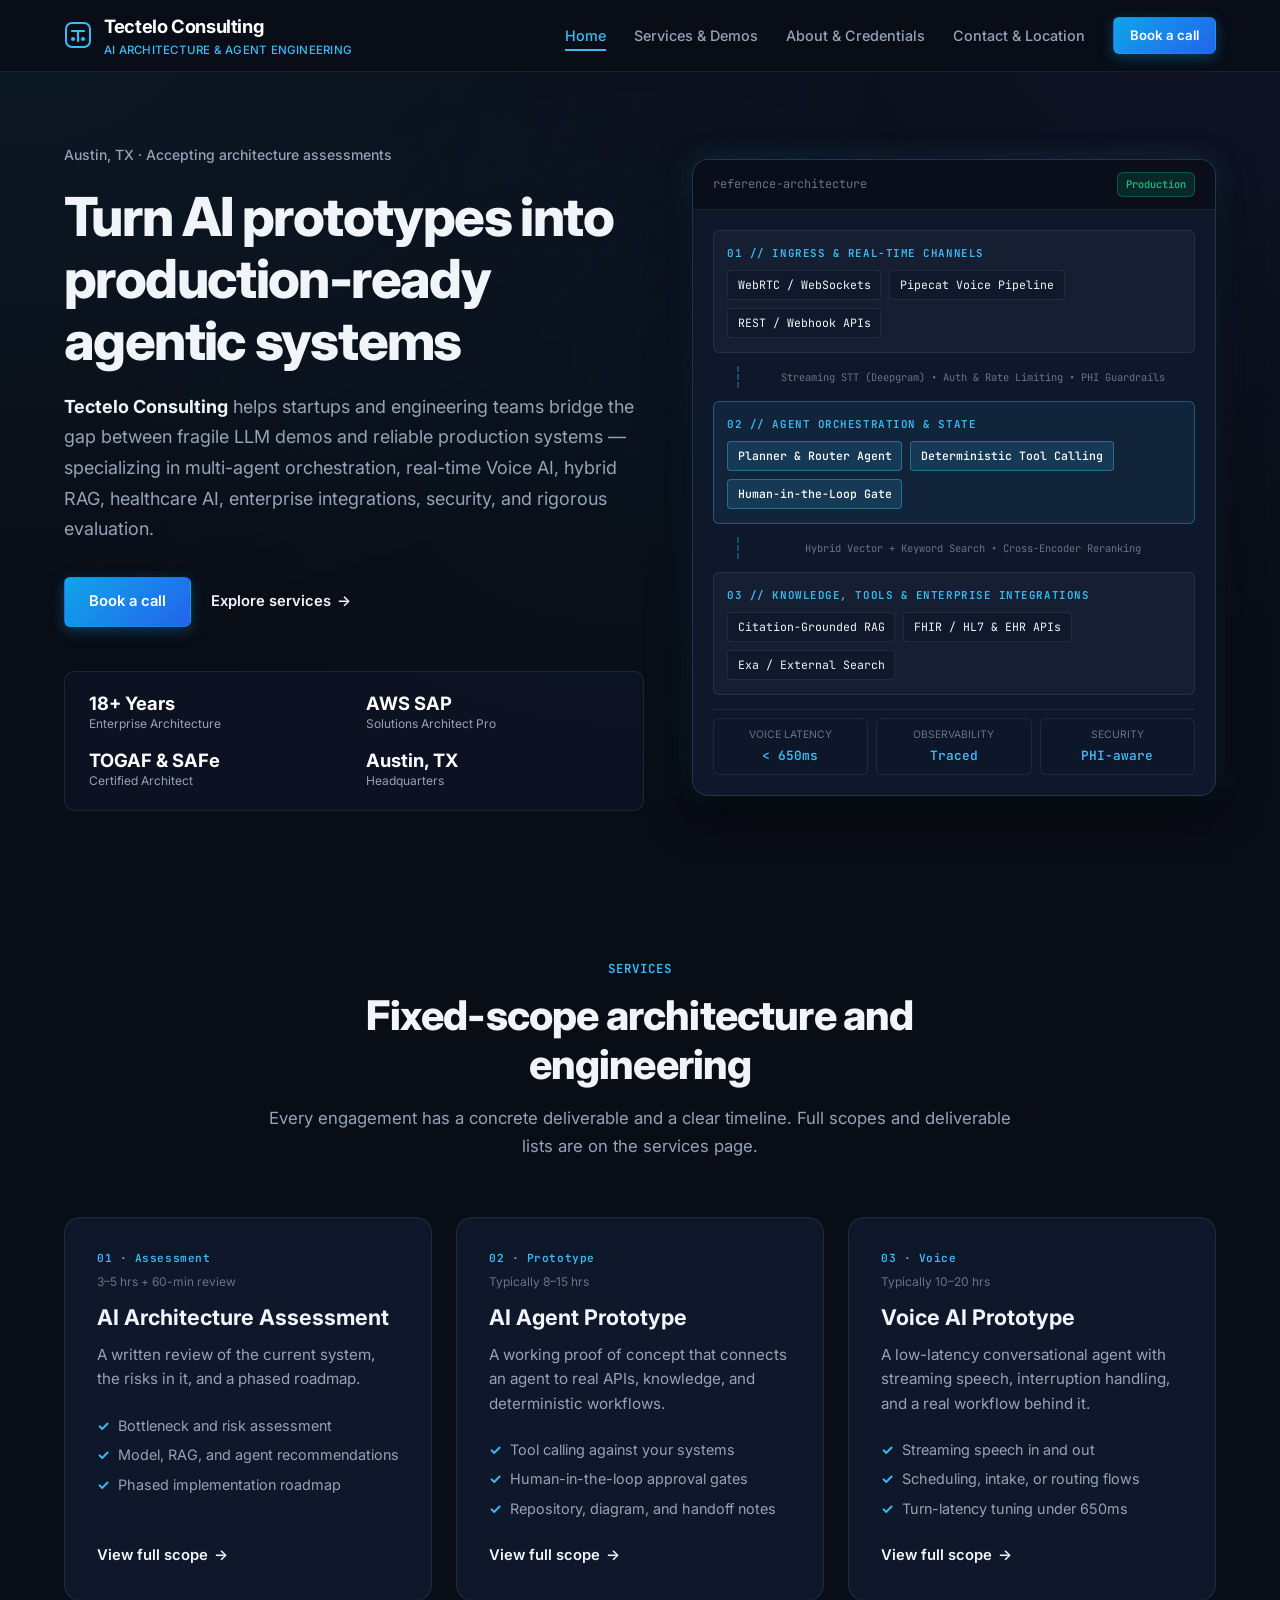
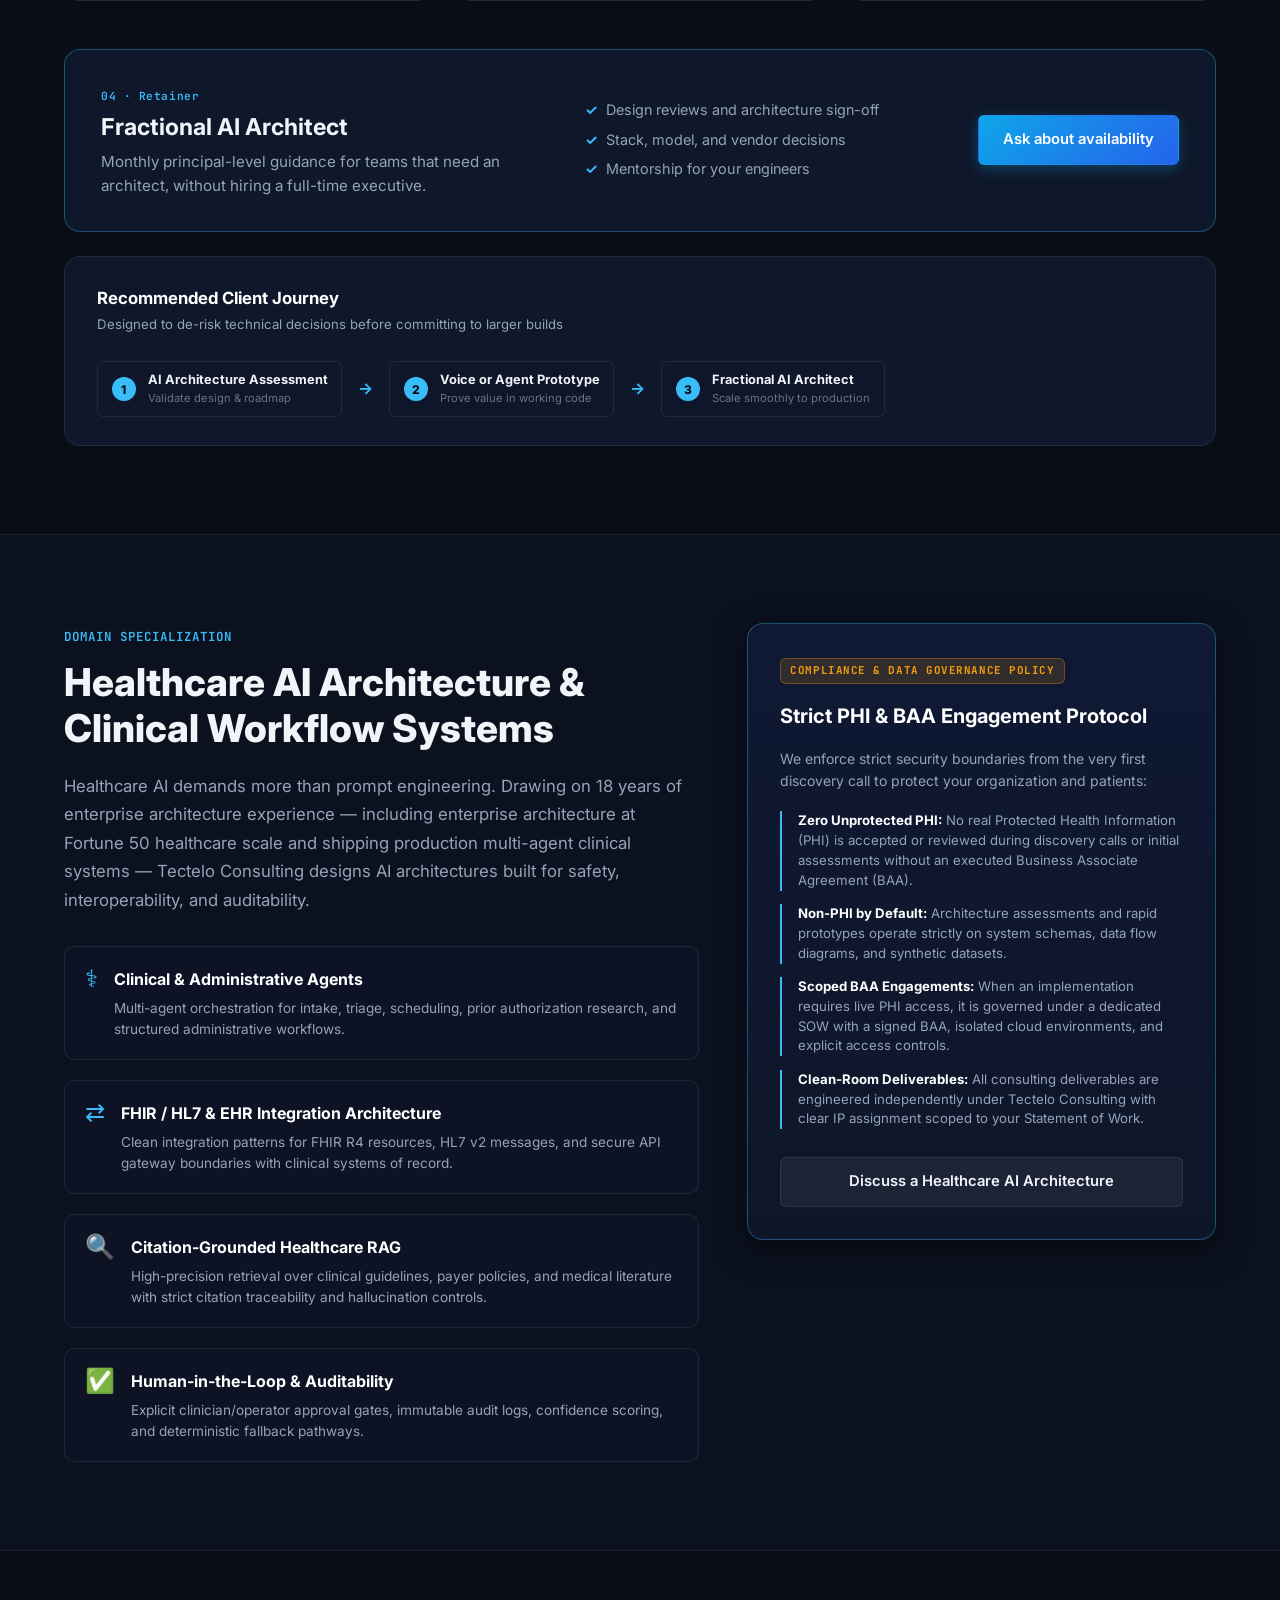
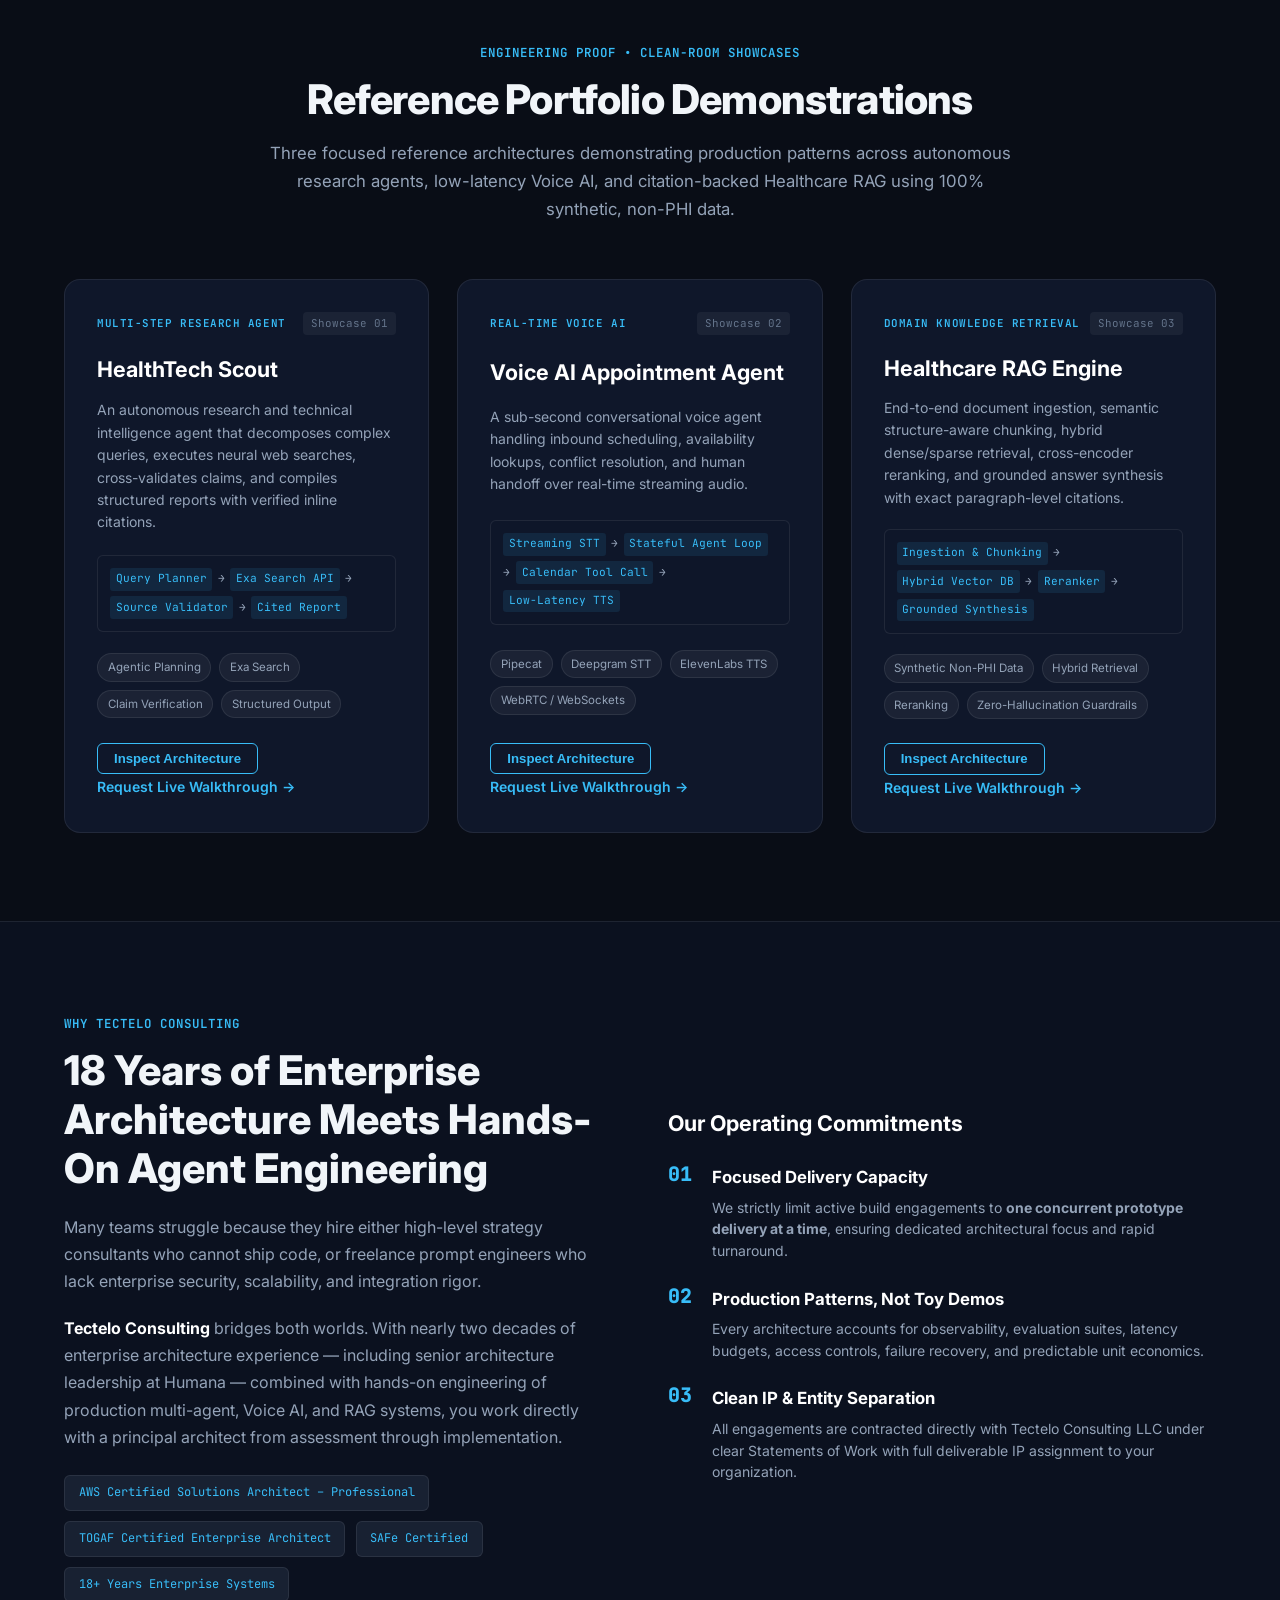
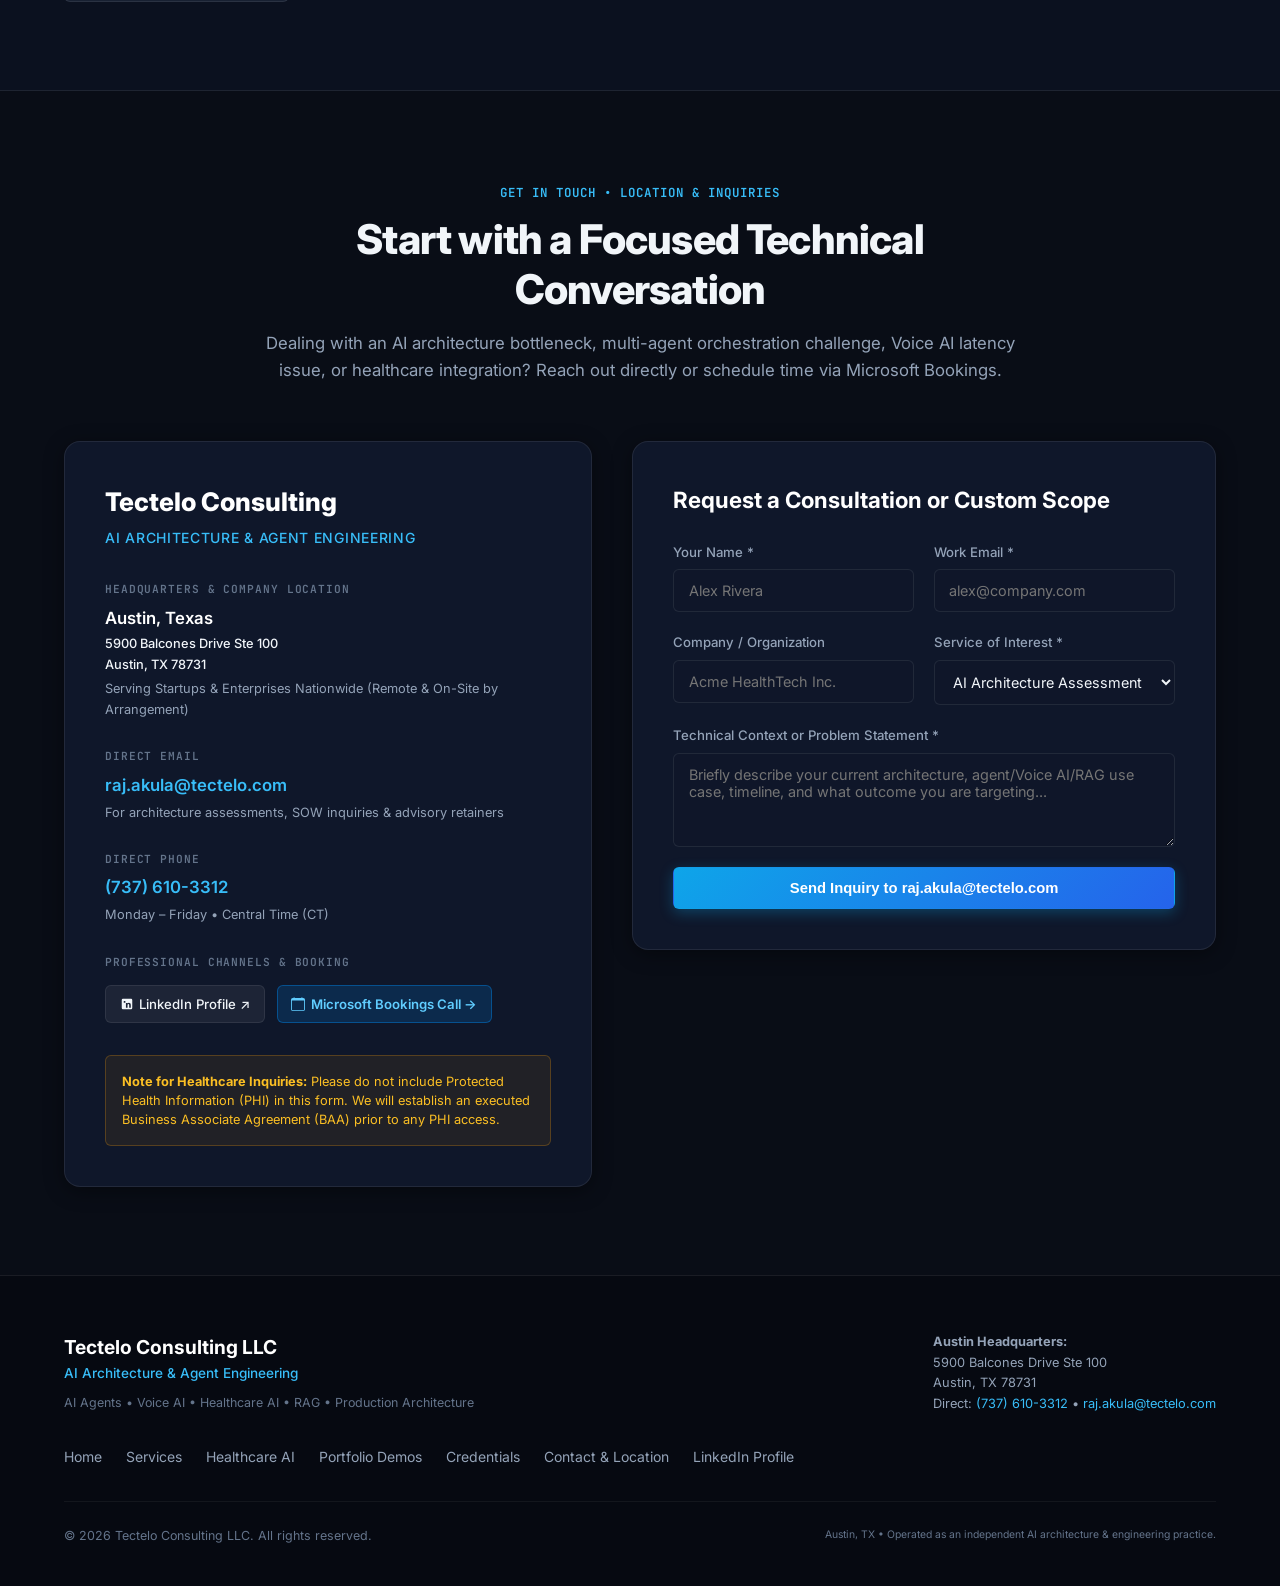
<file: index.html>
<!DOCTYPE html>
<html lang="en" class="scroll-smooth">
<head>
  <meta charset="UTF-8" />
  <meta name="viewport" content="width=device-width, initial-scale=1.0" />
  <title>Tectelo Consulting | AI Architecture &amp; Agent Engineering</title>
  <meta name="description" content="Tectelo Consulting helps startups and enterprises turn AI prototypes into production-ready agentic systems — Voice AI, RAG, multi-agent orchestration, healthcare AI, security, and evaluation." />
  <meta name="keywords" content="AI Architect, Agent Engineering, Voice AI, RAG, Healthcare AI, Multi-Agent Systems, Pipecat, Deepgram, AWS Solution Architect, Austin AI Consulting" />
  <meta name="author" content="Raj Akula - Tectelo Consulting LLC" />
  <meta name="theme-color" content="#090d16" />

  <!-- Open Graph / Social Meta -->
  <meta property="og:type" content="website" />
  <meta property="og:title" content="Tectelo Consulting | AI Architecture &amp; Agent Engineering" />
  <meta property="og:description" content="Bridging the gap between fragile AI demos and production-grade systems. Austin, TX." />
  <meta property="og:site_name" content="Tectelo Consulting" />

  <!-- Favicon -->
  <link rel="icon" type="image/x-icon" href="favicon.ico" />
  <link rel="icon" type="image/svg+xml" href="images/logo.svg" />
  <link rel="preconnect" href="https://fonts.googleapis.com" />
  <link rel="preconnect" href="https://fonts.gstatic.com" crossorigin />
  <link href="https://fonts.googleapis.com/css2?family=Inter:wght@400;500;600;700;800&family=JetBrains+Mono:wght@400;500;600&display=swap" rel="stylesheet" />
  <link rel="stylesheet" href="css/style.css" />
</head>
<body>
  <!-- Navigation -->
  <header class="site-header" id="top">
    <div class="container nav-container">
      <a href="index.html" class="brand" aria-label="Tectelo Consulting Home">
        <div class="brand-mark">
          <svg width="28" height="28" viewBox="0 0 28 28" fill="none" xmlns="http://www.w3.org/2000/svg">
            <rect x="2" y="2" width="24" height="24" rx="6" stroke="currentColor" stroke-width="2"/>
            <path d="M8 10H20M14 10V20" stroke="currentColor" stroke-width="2.2" stroke-linecap="round"/>
            <circle cx="9" cy="18" r="2" fill="#38BDF8"/>
            <circle cx="19" cy="18" r="2" fill="#38BDF8"/>
          </svg>
        </div>
        <div class="brand-text">
          <span class="brand-name">Tectelo Consulting</span>
          <span class="brand-sub">AI Architecture &amp; Agent Engineering</span>
        </div>
      </a>

      <button class="mobile-menu-btn" id="mobileMenuBtn" aria-label="Toggle navigation" aria-expanded="false">
        <span></span>
        <span></span>
        <span></span>
      </button>

      <nav class="main-nav" id="mainNav">
        <a href="index.html" class="active">Home</a>
        <a href="services.html">Services &amp; Demos</a>
        <a href="about.html">About &amp; Credentials</a>
        <a href="contact.html">Contact &amp; Location</a>
        <a href="#bookingModal" class="btn btn-primary btn-sm trigger-booking-modal">Book a call</a>
      </nav>
    </div>
  </header>

  <main>
    <!-- Hero Section -->
    <section class="hero">
      <div class="container hero-grid">
        <div class="hero-content">
          <p class="eyebrow-label">Austin, TX · Accepting architecture assessments</p>
          <h1>
            Turn AI prototypes into production-ready agentic systems
          </h1>
          <p class="hero-lead">
            <strong>Tectelo Consulting</strong> helps startups and engineering teams bridge the gap between fragile LLM demos and reliable production systems &mdash; specializing in multi-agent orchestration, real-time Voice AI, hybrid RAG, healthcare AI, enterprise integrations, security, and rigorous evaluation.
          </p>

          <div class="hero-actions">
            <a href="#bookingModal" class="btn btn-primary trigger-booking-modal">Book a call</a>
            <a href="services.html" class="text-link">Explore services</a>
          </div>

          <div class="credibility-strip">
            <div class="cred-item">
              <strong>18+ Years</strong>
              <span>Enterprise Architecture</span>
            </div>
            <div class="cred-divider"></div>
            <div class="cred-item">
              <strong>AWS SAP</strong>
              <span>Solutions Architect Pro</span>
            </div>
            <div class="cred-divider"></div>
            <div class="cred-item">
              <strong>TOGAF &amp; SAFe</strong>
              <span>Certified Architect</span>
            </div>
            <div class="cred-divider"></div>
            <div class="cred-item">
              <strong>Austin, TX</strong>
              <span>Headquarters</span>
            </div>
          </div>
        </div>

        <!-- Technical Architecture Blueprint Card -->
        <div class="hero-visual" aria-label="Reference Production AI Architecture">
          <div class="arch-card">
            <div class="arch-header">
              <span class="arch-title">reference-architecture</span>
              <span class="arch-badge">Production</span>
            </div>

            <div class="arch-body">
              <div class="arch-layer">
                <div class="layer-label">01 // INGRESS &amp; REAL-TIME CHANNELS</div>
                <div class="layer-nodes">
                  <span class="node">WebRTC / WebSockets</span>
                  <span class="node">Pipecat Voice Pipeline</span>
                  <span class="node">REST / Webhook APIs</span>
                </div>
              </div>

              <div class="arch-connector">
                <span>Streaming STT (Deepgram) &bull; Auth &amp; Rate Limiting &bull; PHI Guardrails</span>
              </div>

              <div class="arch-layer highlight-layer">
                <div class="layer-label">02 // AGENT ORCHESTRATION &amp; STATE</div>
                <div class="layer-nodes">
                  <span class="node node-accent">Planner &amp; Router Agent</span>
                  <span class="node node-accent">Deterministic Tool Calling</span>
                  <span class="node node-accent">Human-in-the-Loop Gate</span>
                </div>
              </div>

              <div class="arch-connector">
                <span>Hybrid Vector + Keyword Search &bull; Cross-Encoder Reranking</span>
              </div>

              <div class="arch-layer">
                <div class="layer-label">03 // KNOWLEDGE, TOOLS &amp; ENTERPRISE INTEGRATIONS</div>
                <div class="layer-nodes">
                  <span class="node">Citation-Grounded RAG</span>
                  <span class="node">FHIR / HL7 &amp; EHR APIs</span>
                  <span class="node">Exa / External Search</span>
                </div>
              </div>

              <div class="arch-footer">
                <div class="metric-chip">
                  <span class="metric-label">Voice latency</span>
                  <span class="metric-val">&lt; 650ms</span>
                </div>
                <div class="metric-chip">
                  <span class="metric-label">Observability</span>
                  <span class="metric-val">Traced</span>
                </div>
                <div class="metric-chip">
                  <span class="metric-label">Security</span>
                  <span class="metric-val">PHI-aware</span>
                </div>
              </div>
            </div>
          </div>
        </div>
      </div>
    </section>

    <!-- Core Service Portfolio -->
    <section class="section" id="services">
      <div class="container">
        <div class="section-header">
          <span class="section-tag">Services</span>
          <h2>Fixed-scope architecture and engineering</h2>
          <p>
            Every engagement has a concrete deliverable and a clear timeline. Full scopes and deliverable lists are on the services page.
          </p>
        </div>

        <div class="services-grid services-grid-summary">
          <article class="service-card service-card-compact">
            <div class="service-top">
              <div class="service-meta">
                <span class="service-step">01 · Assessment</span>
                <span class="service-time">3–5 hrs + 60-min review</span>
              </div>
              <h3>AI Architecture Assessment</h3>
              <p class="service-desc">A written review of the current system, the risks in it, and a phased roadmap.</p>
            </div>
            <ul class="outcome-list">
              <li>Bottleneck and risk assessment</li>
              <li>Model, RAG, and agent recommendations</li>
              <li>Phased implementation roadmap</li>
            </ul>
            <a href="services.html" class="text-link">View full scope</a>
          </article>

          <article class="service-card service-card-compact">
            <div class="service-top">
              <div class="service-meta">
                <span class="service-step">02 · Prototype</span>
                <span class="service-time">Typically 8–15 hrs</span>
              </div>
              <h3>AI Agent Prototype</h3>
              <p class="service-desc">A working proof of concept that connects an agent to real APIs, knowledge, and deterministic workflows.</p>
            </div>
            <ul class="outcome-list">
              <li>Tool calling against your systems</li>
              <li>Human-in-the-loop approval gates</li>
              <li>Repository, diagram, and handoff notes</li>
            </ul>
            <a href="services.html" class="text-link">View full scope</a>
          </article>

          <article class="service-card service-card-compact">
            <div class="service-top">
              <div class="service-meta">
                <span class="service-step">03 · Voice</span>
                <span class="service-time">Typically 10–20 hrs</span>
              </div>
              <h3>Voice AI Prototype</h3>
              <p class="service-desc">A low-latency conversational agent with streaming speech, interruption handling, and a real workflow behind it.</p>
            </div>
            <ul class="outcome-list">
              <li>Streaming speech in and out</li>
              <li>Scheduling, intake, or routing flows</li>
              <li>Turn-latency tuning under 650ms</li>
            </ul>
            <a href="services.html" class="text-link">View full scope</a>
          </article>
        </div>

        <article class="retainer-band">
          <div class="retainer-copy">
            <span class="service-step">04 · Retainer</span>
            <h3>Fractional AI Architect</h3>
            <p>Monthly principal-level guidance for teams that need an architect, without hiring a full-time executive.</p>
          </div>
          <ul class="outcome-list">
            <li>Design reviews and architecture sign-off</li>
            <li>Stack, model, and vendor decisions</li>
            <li>Mentorship for your engineers</li>
          </ul>
          <a href="contact.html?service=Fractional%20AI%20Architect" class="btn btn-primary" data-service="Fractional AI Architect">Ask about availability</a>
        </article>


        <!-- Recommended Engagement Progression -->
        <div class="progression-banner">
          <div class="progression-title">
            <strong>Recommended Client Journey</strong>
            <span>Designed to de-risk technical decisions before committing to larger builds</span>
          </div>
          <div class="progression-steps">
            <div class="p-step">
              <span class="p-num">1</span>
              <div>
                <strong>AI Architecture Assessment</strong>
                <small>Validate design &amp; roadmap</small>
              </div>
            </div>
            <span class="p-arrow">&rarr;</span>
            <div class="p-step">
              <span class="p-num">2</span>
              <div>
                <strong>Voice or Agent Prototype</strong>
                <small>Prove value in working code</small>
              </div>
            </div>
            <span class="p-arrow">&rarr;</span>
            <div class="p-step">
              <span class="p-num">3</span>
              <div>
                <strong>Fractional AI Architect</strong>
                <small>Scale smoothly to production</small>
              </div>
            </div>
          </div>
        </div>
      </div>
    </section>

    <!-- Healthcare AI Specialization -->
    <section class="section section-alt" id="healthcare">
      <div class="container">
        <div class="healthcare-layout">
          <div class="healthcare-info">
            <span class="section-tag">DOMAIN SPECIALIZATION</span>
            <h2>Healthcare AI Architecture &amp; Clinical Workflow Systems</h2>
            <p>
              Healthcare AI demands more than prompt engineering. Drawing on 18 years of enterprise architecture experience &mdash; including enterprise architecture at Fortune 50 healthcare scale and shipping production multi-agent clinical systems &mdash; Tectelo Consulting designs AI architectures built for safety, interoperability, and auditability.
            </p>

            <div class="hc-capabilities">
              <div class="hc-item">
                <span class="hc-icon">&#9877;</span>
                <div>
                  <h4>Clinical &amp; Administrative Agents</h4>
                  <p>Multi-agent orchestration for intake, triage, scheduling, prior authorization research, and structured administrative workflows.</p>
                </div>
              </div>
              <div class="hc-item">
                <span class="hc-icon">&#8644;</span>
                <div>
                  <h4>FHIR / HL7 &amp; EHR Integration Architecture</h4>
                  <p>Clean integration patterns for FHIR R4 resources, HL7 v2 messages, and secure API gateway boundaries with clinical systems of record.</p>
                </div>
              </div>
              <div class="hc-item">
                <span class="hc-icon">&#128269;</span>
                <div>
                  <h4>Citation-Grounded Healthcare RAG</h4>
                  <p>High-precision retrieval over clinical guidelines, payer policies, and medical literature with strict citation traceability and hallucination controls.</p>
                </div>
              </div>
              <div class="hc-item">
                <span class="hc-icon">&#9989;</span>
                <div>
                  <h4>Human-in-the-Loop &amp; Auditability</h4>
                  <p>Explicit clinician/operator approval gates, immutable audit logs, confidence scoring, and deterministic fallback pathways.</p>
                </div>
              </div>
            </div>
          </div>

          <!-- Strict PHI & Compliance Guardrails Box -->
          <aside class="phi-card" aria-labelledby="phi-heading">
            <div class="phi-badge">COMPLIANCE &amp; DATA GOVERNANCE POLICY</div>
            <h3 id="phi-heading">Strict PHI &amp; BAA Engagement Protocol</h3>
            <p>
              We enforce strict security boundaries from the very first discovery call to protect your organization and patients:
            </p>
            <ul class="phi-list">
              <li>
                <strong>Zero Unprotected PHI:</strong> No real Protected Health Information (PHI) is accepted or reviewed during discovery calls or initial assessments without an executed Business Associate Agreement (BAA).
              </li>
              <li>
                <strong>Non-PHI by Default:</strong> Architecture assessments and rapid prototypes operate strictly on system schemas, data flow diagrams, and synthetic datasets.
              </li>
              <li>
                <strong>Scoped BAA Engagements:</strong> When an implementation requires live PHI access, it is governed under a dedicated SOW with a signed BAA, isolated cloud environments, and explicit access controls.
              </li>
              <li>
                <strong>Clean-Room Deliverables:</strong> All consulting deliverables are engineered independently under Tectelo Consulting with clear IP assignment scoped to your Statement of Work.
              </li>
            </ul>
            <a href="#contact" class="btn btn-secondary btn-full">Discuss a Healthcare AI Architecture</a>
          </aside>
        </div>
      </div>
    </section>

    <!-- Portfolio Demonstrations -->
    <section class="section" id="demos">
      <div class="container">
        <div class="section-header">
          <span class="section-tag">ENGINEERING PROOF &bull; CLEAN-ROOM SHOWCASES</span>
          <h2>Reference Portfolio Demonstrations</h2>
          <p>
            Three focused reference architectures demonstrating production patterns across autonomous research agents, low-latency Voice AI, and citation-backed Healthcare RAG using 100% synthetic, non-PHI data.
          </p>
        </div>

        <div class="demos-grid">
          <!-- Demo 1 -->
          <article class="demo-card">
            <div class="demo-header">
              <span class="demo-type">MULTI-STEP RESEARCH AGENT</span>
              <span class="demo-status">Showcase 01</span>
            </div>
            <h3>HealthTech Scout</h3>
            <p class="demo-summary">
              An autonomous research and technical intelligence agent that decomposes complex queries, executes neural web searches, cross-validates claims, and compiles structured reports with verified inline citations.
            </p>
            <div class="demo-arch-flow">
              <span>Query Planner</span> &rarr; <span>Exa Search API</span> &rarr; <span>Source Validator</span> &rarr; <span>Cited Report</span>
            </div>
            <div class="demo-tags">
              <span>Agentic Planning</span>
              <span>Exa Search</span>
              <span>Claim Verification</span>
              <span>Structured Output</span>
            </div>
            <div class="demo-footer">
              <button type="button" class="btn btn-outline btn-sm demo-spec-btn" data-demo="healthtech-scout">Inspect Architecture</button>
              <a href="#contact" class="demo-link" data-service="HealthTech Scout Demo Walkthrough">Request Live Walkthrough &rarr;</a>
            </div>
          </article>

          <!-- Demo 2 -->
          <article class="demo-card">
            <div class="demo-header">
              <span class="demo-type">REAL-TIME VOICE AI</span>
              <span class="demo-status">Showcase 02</span>
            </div>
            <h3>Voice AI Appointment Agent</h3>
            <p class="demo-summary">
              A sub-second conversational voice agent handling inbound scheduling, availability lookups, conflict resolution, and human handoff over real-time streaming audio.
            </p>
            <div class="demo-arch-flow">
              <span>Streaming STT</span> &rarr; <span>Stateful Agent Loop</span> &rarr; <span>Calendar Tool Call</span> &rarr; <span>Low-Latency TTS</span>
            </div>
            <div class="demo-tags">
              <span>Pipecat</span>
              <span>Deepgram STT</span>
              <span>ElevenLabs TTS</span>
              <span>WebRTC / WebSockets</span>
            </div>
            <div class="demo-footer">
              <button type="button" class="btn btn-outline btn-sm demo-spec-btn" data-demo="voice-ai">Inspect Architecture</button>
              <a href="#contact" class="demo-link" data-service="Voice AI Appointment Demo Walkthrough">Request Live Walkthrough &rarr;</a>
            </div>
          </article>

          <!-- Demo 3 -->
          <article class="demo-card">
            <div class="demo-header">
              <span class="demo-type">DOMAIN KNOWLEDGE RETRIEVAL</span>
              <span class="demo-status">Showcase 03</span>
            </div>
            <h3>Healthcare RAG Engine</h3>
            <p class="demo-summary">
              End-to-end document ingestion, semantic structure-aware chunking, hybrid dense/sparse retrieval, cross-encoder reranking, and grounded answer synthesis with exact paragraph-level citations.
            </p>
            <div class="demo-arch-flow">
              <span>Ingestion &amp; Chunking</span> &rarr; <span>Hybrid Vector DB</span> &rarr; <span>Reranker</span> &rarr; <span>Grounded Synthesis</span>
            </div>
            <div class="demo-tags">
              <span>Synthetic Non-PHI Data</span>
              <span>Hybrid Retrieval</span>
              <span>Reranking</span>
              <span>Zero-Hallucination Guardrails</span>
            </div>
            <div class="demo-footer">
              <button type="button" class="btn btn-outline btn-sm demo-spec-btn" data-demo="healthcare-rag">Inspect Architecture</button>
              <a href="#contact" class="demo-link" data-service="Healthcare RAG Demo Walkthrough">Request Live Walkthrough &rarr;</a>
            </div>
          </article>
        </div>
      </div>
    </section>

    <!-- About & Operating Model -->
    <section class="section section-alt" id="about">
      <div class="container">
        <div class="about-grid">
          <div class="about-content">
            <span class="section-tag">WHY TECTELO CONSULTING</span>
            <h2>18 Years of Enterprise Architecture Meets Hands-On Agent Engineering</h2>
            <p>
              Many teams struggle because they hire either high-level strategy consultants who cannot ship code, or freelance prompt engineers who lack enterprise security, scalability, and integration rigor.
            </p>
            <p>
              <strong>Tectelo Consulting</strong> bridges both worlds. With nearly two decades of enterprise architecture experience &mdash; including senior architecture leadership at Humana &mdash; combined with hands-on engineering of production multi-agent, Voice AI, and RAG systems, you work directly with a principal architect from assessment through implementation.
            </p>

            <div class="cert-badges">
              <div class="cert-pill">AWS Certified Solutions Architect &ndash; Professional</div>
              <div class="cert-pill">TOGAF Certified Enterprise Architect</div>
              <div class="cert-pill">SAFe Certified</div>
              <div class="cert-pill">18+ Years Enterprise Systems</div>
            </div>
          </div>

          <div class="operating-principles">
            <h3>Our Operating Commitments</h3>
            <div class="principle-item">
              <div class="principle-num">01</div>
              <div>
                <h4>Focused Delivery Capacity</h4>
                <p>We strictly limit active build engagements to <strong>one concurrent prototype delivery at a time</strong>, ensuring dedicated architectural focus and rapid turnaround.</p>
              </div>
            </div>
            <div class="principle-item">
              <div class="principle-num">02</div>
              <div>
                <h4>Production Patterns, Not Toy Demos</h4>
                <p>Every architecture accounts for observability, evaluation suites, latency budgets, access controls, failure recovery, and predictable unit economics.</p>
              </div>
            </div>
            <div class="principle-item">
              <div class="principle-num">03</div>
              <div>
                <h4>Clean IP &amp; Entity Separation</h4>
                <p>All engagements are contracted directly with Tectelo Consulting LLC under clear Statements of Work with full deliverable IP assignment to your organization.</p>
              </div>
            </div>
          </div>
        </div>
      </div>
    </section>

    <!-- Contact & Location Section -->
    <section class="section" id="contact">
      <div class="container">
        <div class="section-header">
          <span class="section-tag">GET IN TOUCH &bull; LOCATION &amp; INQUIRIES</span>
          <h2>Start with a Focused Technical Conversation</h2>
          <p>
            Dealing with an AI architecture bottleneck, multi-agent orchestration challenge, Voice AI latency issue, or healthcare integration? Reach out directly or schedule time via Microsoft Bookings.
          </p>
        </div>

        <div class="contact-grid">
          <!-- Company Details & Location Card -->
          <div class="contact-info-card">
            <h3>Tectelo Consulting</h3>
            <p class="contact-subtitle">AI Architecture &amp; Agent Engineering</p>

            <div class="info-blocks">
              <div class="info-block">
                <span class="info-label">HEADQUARTERS &amp; COMPANY LOCATION</span>
                <p class="info-value">Austin, Texas</p>
                <p class="info-sub" style="color: #f1f5f9; font-weight: 500; margin-top: 0.15rem;">
                  5900 Balcones Drive Ste 100<br/>
                  Austin, TX 78731
                </p>
                <p class="info-sub">Serving Startups &amp; Enterprises Nationwide (Remote &amp; On-Site by Arrangement)</p>
              </div>

              <div class="info-block">
                <span class="info-label">DIRECT EMAIL</span>
                <p class="info-value">
                  <a href="mailto:raj.akula@tectelo.com" id="contactEmailLink">raj.akula@tectelo.com</a>
                </p>
                <p class="info-sub">For architecture assessments, SOW inquiries &amp; advisory retainers</p>
              </div>

              <div class="info-block">
                <span class="info-label">DIRECT PHONE</span>
                <p class="info-value">
                  <a href="tel:+17376103312">(737) 610-3312</a>
                </p>
                <p class="info-sub">Monday &ndash; Friday &bull; Central Time (CT)</p>
              </div>

              <div class="info-block">
                <span class="info-label">PROFESSIONAL CHANNELS &amp; BOOKING</span>
                <div class="social-links">
                  <a href="https://www.linkedin.com/in/rajaakula" target="_blank" rel="noopener noreferrer" class="social-pill">
                    <svg width="14" height="14" viewBox="0 0 24 24" fill="currentColor">
                      <path d="M19 3a2 2 0 0 1 2 2v14a2 2 0 0 1-2 2H5a2 2 0 0 1-2-2V5a2 2 0 0 1 2-2h14m-.5 15.5v-5.3a3.26 3.26 0 0 0-3.26-3.26c-.85 0-1.84.52-2.28 1.3v-1.11h-2.79v8.37h2.79v-4.93c0-.77.62-1.4 1.39-1.4a1.4 1.4 0 0 1 1.4 1.4v4.93h2.75M6.46 10.9h2.79v8.37H6.46v-8.37M7.86 6.78c-.9 0-1.63.73-1.63 1.63s.73 1.63 1.63 1.63 1.63-.73 1.63-1.63-.73-1.63-1.63-1.63Z"/>
                    </svg>
                    LinkedIn Profile &nearr;
                  </a>
                  <a href="#bookingModal" class="social-pill social-pill-bookings trigger-booking-modal">
                    <svg width="14" height="14" viewBox="0 0 16 16" fill="currentColor">
                      <path d="M3.5 0a.5.5 0 0 1 .5.5V1h8V.5a.5.5 0 0 1 1 0V1h1a2 2 0 0 1 2 2v11a2 2 0 0 1-2 2H2a2 2 0 0 1-2-2V3a2 2 0 0 1 2-2h1V.5a.5.5 0 0 1 .5-.5zM1 4v10a1 1 0 0 0 1 1h12a1 1 0 0 0 1-1V4H1z"/>
                    </svg>
                    Microsoft Bookings Call &rarr;
                  </a>
                </div>
              </div>
            </div>

            <div class="phi-reminder">
              <strong>Note for Healthcare Inquiries:</strong> Please do not include Protected Health Information (PHI) in this form. We will establish an executed Business Associate Agreement (BAA) prior to any PHI access.
            </div>
          </div>

          <!-- Interactive Contact / Scope Inquiry Form -->
          <div class="contact-form-card">
            <h3>Request a Consultation or Custom Scope</h3>
            <form id="contactForm" class="inquiry-form">
              <div class="form-row">
                <div class="form-group">
                  <label for="fullName">Your Name *</label>
                  <input type="text" id="fullName" name="fullName" required placeholder="Alex Rivera" />
                </div>
                <div class="form-group">
                  <label for="workEmail">Work Email *</label>
                  <input type="email" id="workEmail" name="workEmail" required placeholder="alex@company.com" />
                </div>
              </div>

              <div class="form-row">
                <div class="form-group">
                  <label for="companyName">Company / Organization</label>
                  <input type="text" id="companyName" name="companyName" placeholder="Acme HealthTech Inc." />
                </div>
                <div class="form-group">
                  <label for="serviceSelect">Service of Interest *</label>
                  <select id="serviceSelect" name="serviceSelect" required>
                    <option value="AI Architecture Assessment">AI Architecture Assessment</option>
                    <option value="AI Agent Prototype">AI Agent Prototype</option>
                    <option value="Voice AI Prototype">Voice AI Prototype</option>
                    <option value="Fractional AI Architect">Fractional AI Architect</option>
                    <option value="Healthcare AI / FHIR Architecture Inquiry">Healthcare AI / FHIR Architecture Inquiry</option>
                    <option value="Portfolio Demo Walkthrough">Portfolio Demo Walkthrough (HealthTech Scout / Voice / RAG)</option>
                    <option value="General Discovery Conversation">General Discovery Conversation</option>
                  </select>
                </div>
              </div>

              <div class="form-group">
                <label for="projectDetails">Technical Context or Problem Statement *</label>
                <textarea id="projectDetails" name="projectDetails" rows="4" required placeholder="Briefly describe your current architecture, agent/Voice AI/RAG use case, timeline, and what outcome you are targeting..."></textarea>
              </div>

              <div class="form-actions">
                <button type="submit" class="btn btn-primary btn-full">Send Inquiry to raj.akula@tectelo.com</button>
              </div>
              <div id="formFeedback" class="form-feedback" aria-live="polite" hidden></div>
            </form>
          </div>
        </div>
      </div>
    </section>
  </main>

  <!-- Microsoft Bookings Modal -->
  <div class="modal-overlay" id="bookingModal" role="dialog" aria-modal="true" aria-labelledby="modalTitle">
    <div class="modal-card">
      <button class="modal-close" id="modalCloseBtn" aria-label="Close modal">&times;</button>
      <div style="display:flex; align-items:center; gap:0.5rem; margin-bottom:0.75rem;">
        <span class="status-dot"></span>
        <span style="font-family:var(--font-mono); font-size:0.75rem; color:var(--accent-cyan);">MICROSOFT BOOKINGS</span>
      </div>
      <h3 id="modalTitle">Schedule a 20-Min Architecture Discovery Call</h3>
      <p>
        Select a convenient time directly on our Microsoft Bookings calendar to discuss your AI architecture, agent prototypes, Voice AI pipelines, or healthcare compliance requirements.
      </p>
      
      <div class="modal-actions">
        <!-- Microsoft Bookings Launch Button (dummy URL as requested) -->
        <a href="https://outlook.office365.com/owa/calendar/TecteloConsulting@tectelo.com/bookings/" target="_blank" rel="noopener noreferrer" class="btn btn-bookings btn-full">
          <svg width="16" height="16" viewBox="0 0 16 16" fill="currentColor">
            <path d="M3.5 0a.5.5 0 0 1 .5.5V1h8V.5a.5.5 0 0 1 1 0V1h1a2 2 0 0 1 2 2v11a2 2 0 0 1-2 2H2a2 2 0 0 1-2-2V3a2 2 0 0 1 2-2h1V.5a.5.5 0 0 1 .5-.5zM1 4v10a1 1 0 0 0 1 1h12a1 1 0 0 0 1-1V4H1z"/>
          </svg>
          Open Microsoft Bookings Calendar &nearr;
        </a>
        <a href="#contact" class="btn btn-secondary btn-full" onclick="document.getElementById('bookingModal').classList.remove('active');">
          Or Send a Written Inquiry Below &darr;
        </a>
      </div>
    </div>
  </div>

  <!-- Interactive Architecture Specs Modal -->
  <div class="modal-overlay" id="architectureModal" role="dialog" aria-modal="true" aria-labelledby="archModalTitle">
    <div class="modal-card modal-card-lg">
      <button class="modal-close" id="archModalCloseBtn" aria-label="Close modal">&times;</button>
      <div style="display:flex; align-items:center; gap:0.5rem; margin-bottom:0.75rem;">
        <span class="status-dot"></span>
        <span id="archModalBadge" style="font-family:var(--font-mono); font-size:0.75rem; color:var(--accent-cyan); text-transform:uppercase;">SYSTEM BLUEPRINT</span>
      </div>
      <h3 id="archModalTitle" style="font-size:1.4rem; margin-bottom:0.75rem; color:#ffffff;">Architecture Specification</h3>
      
      <div id="archModalContent" class="arch-modal-content">
        <!-- Dynamically injected via script.js -->
      </div>

      <div class="modal-actions" style="margin-top:1.5rem; display:flex; gap:0.75rem; flex-wrap:wrap;">
        <a href="#bookingModal" class="btn btn-bookings btn-sm trigger-booking-modal" onclick="document.getElementById('architectureModal').classList.remove('active');">
          Schedule Technical Q&amp;A Call
        </a>
        <a href="#contact" class="btn btn-secondary btn-sm" id="archModalInquireBtn" onclick="document.getElementById('architectureModal').classList.remove('active');">
          Scope a Similar Build &rarr;
        </a>
      </div>
    </div>
  </div>

  <!-- Footer -->
  <footer class="site-footer">
    <div class="container footer-inner">
      <div class="footer-top">
        <div class="footer-brand">
          <strong>Tectelo Consulting LLC</strong>
          <span>AI Architecture &amp; Agent Engineering</span>
          <small>AI Agents &bull; Voice AI &bull; Healthcare AI &bull; RAG &bull; Production Architecture</small>
        </div>
        <div class="footer-address">
          <strong>Austin Headquarters:</strong><br />
          5900 Balcones Drive Ste 100<br />
          Austin, TX 78731<br />
          Direct: <a href="tel:+17376103312" style="color:var(--accent-cyan);">(737) 610-3312</a> &bull; 
          <a href="mailto:raj.akula@tectelo.com" style="color:var(--accent-cyan);">raj.akula@tectelo.com</a>
        </div>
      </div>

      <div class="footer-links">
        <a href="index.html">Home</a>
        <a href="services.html">Services</a>
        <a href="services.html#healthcare">Healthcare AI</a>
        <a href="services.html#demos">Portfolio Demos</a>
        <a href="about.html">Credentials</a>
        <a href="contact.html">Contact &amp; Location</a>
        <a href="https://www.linkedin.com/in/rajaakula" target="_blank" rel="noopener noreferrer">LinkedIn Profile</a>
      </div>

      <div class="footer-copy">
        <span>&copy; <span id="yearSpan">2026</span> Tectelo Consulting LLC. All rights reserved.</span>
        <small>Austin, TX &bull; Operated as an independent AI architecture &amp; engineering practice.</small>
      </div>
    </div>
  </footer>

  <script src="js/main.js"></script>
</body>
</html>
</file>
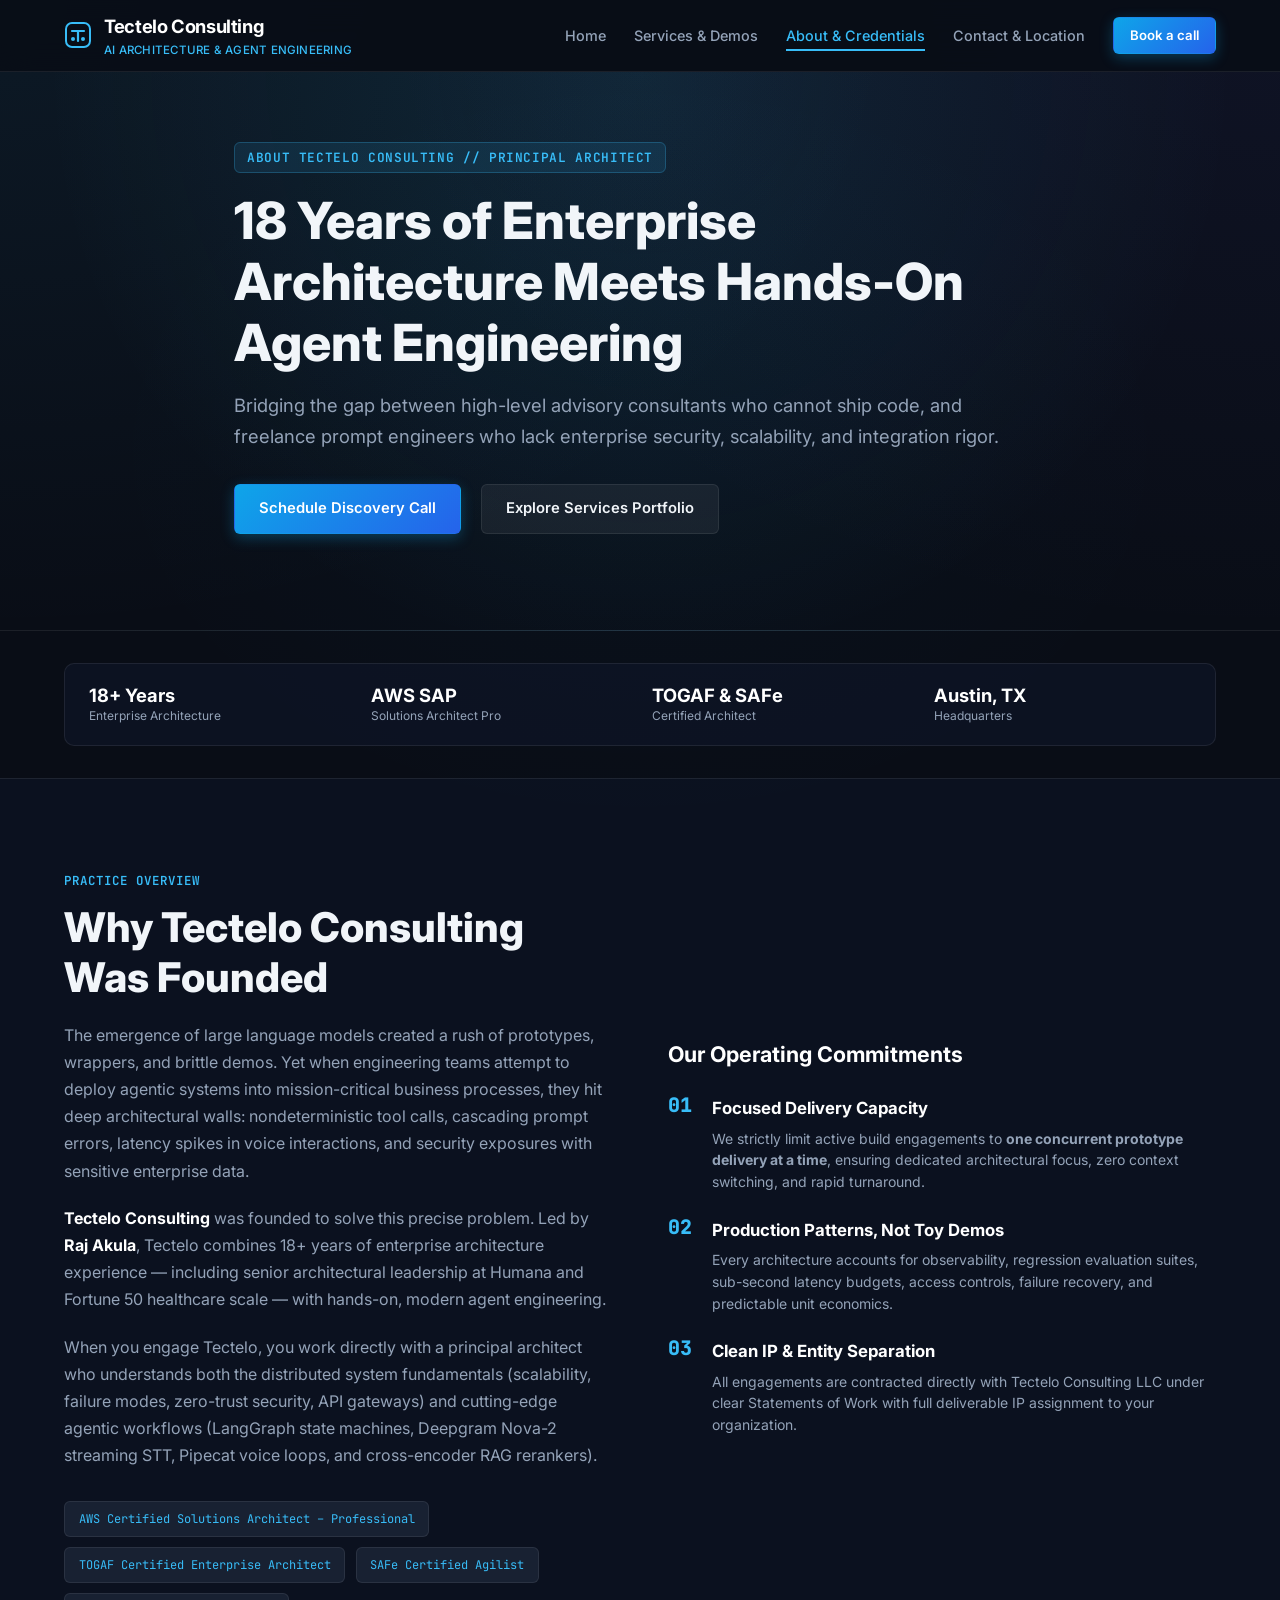
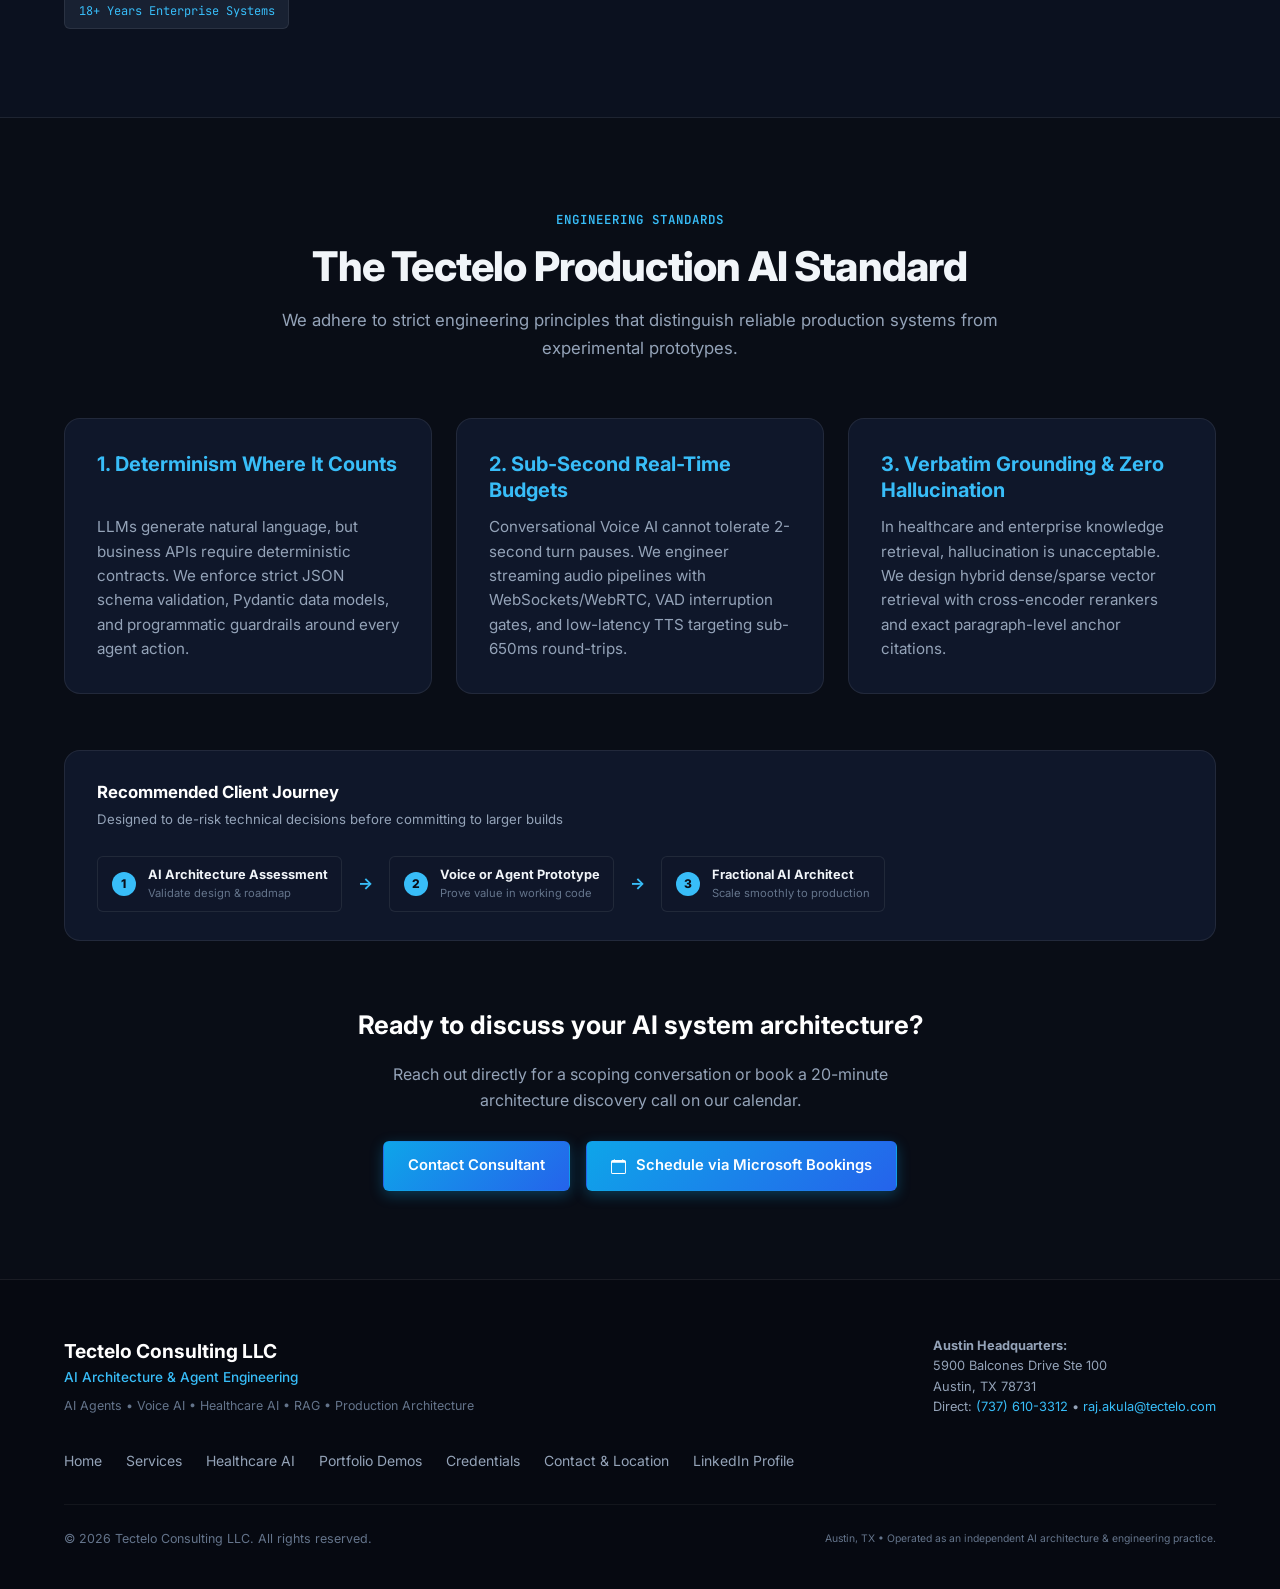
<file: about.html>
<!DOCTYPE html>
<html lang="en" class="scroll-smooth">
<head>
  <meta charset="UTF-8" />
  <meta name="viewport" content="width=device-width, initial-scale=1.0" />
  <title>About &amp; Credentials | Tectelo Consulting LLC</title>
  <meta name="description" content="Learn about Raj Akula and Tectelo Consulting. 18+ years of enterprise architecture and production agent engineering in Austin, TX." />
  <meta name="keywords" content="Raj Akula, Tectelo Consulting, AI Architect, AWS Solutions Architect Pro, TOGAF, SAFe, Enterprise AI, Austin AI" />
  <meta name="author" content="Raj Akula - Tectelo Consulting LLC" />
  <meta name="theme-color" content="#090d16" />

  <!-- Open Graph / Social Meta -->
  <meta property="og:type" content="website" />
  <meta property="og:title" content="About &amp; Credentials | Tectelo Consulting LLC" />
  <meta property="og:description" content="18+ years of enterprise architecture meets hands-on production agent engineering." />
  <meta property="og:site_name" content="Tectelo Consulting" />

  <!-- Favicon -->
  <link rel="icon" type="image/x-icon" href="favicon.ico" />
  <link rel="icon" type="image/svg+xml" href="images/logo.svg" />
  <link rel="preconnect" href="https://fonts.googleapis.com" />
  <link rel="preconnect" href="https://fonts.gstatic.com" crossorigin />
  <link href="https://fonts.googleapis.com/css2?family=Inter:wght@400;500;600;700;800&family=JetBrains+Mono:wght@400;500;600&display=swap" rel="stylesheet" />
  <link rel="stylesheet" href="css/style.css" />
</head>
<body>
  <!-- Navigation -->
  <header class="site-header" id="top">
    <div class="container nav-container">
      <a href="index.html" class="brand" aria-label="Tectelo Consulting Home">
        <div class="brand-mark">
          <svg width="28" height="28" viewBox="0 0 28 28" fill="none" xmlns="http://www.w3.org/2000/svg">
            <rect x="2" y="2" width="24" height="24" rx="6" stroke="currentColor" stroke-width="2"/>
            <path d="M8 10H20M14 10V20" stroke="currentColor" stroke-width="2.2" stroke-linecap="round"/>
            <circle cx="9" cy="18" r="2" fill="#38BDF8"/>
            <circle cx="19" cy="18" r="2" fill="#38BDF8"/>
          </svg>
        </div>
        <div class="brand-text">
          <span class="brand-name">Tectelo Consulting</span>
          <span class="brand-sub">AI Architecture &amp; Agent Engineering</span>
        </div>
      </a>

      <button class="mobile-menu-btn" id="mobileMenuBtn" aria-label="Toggle navigation" aria-expanded="false">
        <span></span>
        <span></span>
        <span></span>
      </button>

      <nav class="main-nav" id="mainNav">
        <a href="index.html">Home</a>
        <a href="services.html">Services &amp; Demos</a>
        <a href="about.html" class="active">About &amp; Credentials</a>
        <a href="contact.html">Contact &amp; Location</a>
        <a href="#bookingModal" class="btn btn-primary btn-sm trigger-booking-modal">Book a call</a>
      </nav>
    </div>
  </header>

  <main>
    <!-- Subpage Hero -->
    <section class="page-hero">
      <div class="container page-hero-inner">
        <div class="eyebrow">
          <code>ABOUT TECTELO CONSULTING // PRINCIPAL ARCHITECT</code>
        </div>
        <h1>
          18 Years of Enterprise Architecture Meets <span class="gradient-text">Hands-On Agent Engineering</span>
        </h1>
        <p class="page-hero-lead">
          Bridging the gap between high-level advisory consultants who cannot ship code, and freelance prompt engineers who lack enterprise security, scalability, and integration rigor.
        </p>
        <div class="hero-actions">
          <a href="#bookingModal" class="btn btn-primary trigger-booking-modal">Schedule Discovery Call</a>
          <a href="services.html" class="btn btn-secondary">Explore Services Portfolio</a>
        </div>
      </div>
    </section>

    <!-- Credibility Strip -->
    <section class="section" style="padding-top: 2rem; padding-bottom: 2rem;">
      <div class="container">
        <div class="credibility-strip">
          <div class="cred-item">
            <strong>18+ Years</strong>
            <span>Enterprise Architecture</span>
          </div>
          <div class="cred-divider"></div>
          <div class="cred-item">
            <strong>AWS SAP</strong>
            <span>Solutions Architect Pro</span>
          </div>
          <div class="cred-divider"></div>
          <div class="cred-item">
            <strong>TOGAF &amp; SAFe</strong>
            <span>Certified Architect</span>
          </div>
          <div class="cred-divider"></div>
          <div class="cred-item">
            <strong>Austin, TX</strong>
            <span>Headquarters</span>
          </div>
        </div>
      </div>
    </section>

    <!-- Detailed Background & Philosophy -->
    <section class="section section-alt">
      <div class="container">
        <div class="about-grid">
          <div class="about-content">
            <span class="section-tag">PRACTICE OVERVIEW</span>
            <h2>Why Tectelo Consulting Was Founded</h2>
            <p>
              The emergence of large language models created a rush of prototypes, wrappers, and brittle demos. Yet when engineering teams attempt to deploy agentic systems into mission-critical business processes, they hit deep architectural walls: nondeterministic tool calls, cascading prompt errors, latency spikes in voice interactions, and security exposures with sensitive enterprise data.
            </p>
            <p>
              <strong>Tectelo Consulting</strong> was founded to solve this precise problem. Led by <strong>Raj Akula</strong>, Tectelo combines 18+ years of enterprise architecture experience &mdash; including senior architectural leadership at Humana and Fortune 50 healthcare scale &mdash; with hands-on, modern agent engineering.
            </p>
            <p>
              When you engage Tectelo, you work directly with a principal architect who understands both the distributed system fundamentals (scalability, failure modes, zero-trust security, API gateways) and cutting-edge agentic workflows (LangGraph state machines, Deepgram Nova-2 streaming STT, Pipecat voice loops, and cross-encoder RAG rerankers).
            </p>

            <div class="cert-badges" style="margin-top: 2rem;">
              <div class="cert-pill">AWS Certified Solutions Architect &ndash; Professional</div>
              <div class="cert-pill">TOGAF Certified Enterprise Architect</div>
              <div class="cert-pill">SAFe Certified Agilist</div>
              <div class="cert-pill">18+ Years Enterprise Systems</div>
            </div>
          </div>

          <div class="operating-principles">
            <h3>Our Operating Commitments</h3>
            <div class="principle-item">
              <div class="principle-num">01</div>
              <div>
                <h4>Focused Delivery Capacity</h4>
                <p>We strictly limit active build engagements to <strong>one concurrent prototype delivery at a time</strong>, ensuring dedicated architectural focus, zero context switching, and rapid turnaround.</p>
              </div>
            </div>
            <div class="principle-item">
              <div class="principle-num">02</div>
              <div>
                <h4>Production Patterns, Not Toy Demos</h4>
                <p>Every architecture accounts for observability, regression evaluation suites, sub-second latency budgets, access controls, failure recovery, and predictable unit economics.</p>
              </div>
            </div>
            <div class="principle-item">
              <div class="principle-num">03</div>
              <div>
                <h4>Clean IP &amp; Entity Separation</h4>
                <p>All engagements are contracted directly with Tectelo Consulting LLC under clear Statements of Work with full deliverable IP assignment to your organization.</p>
              </div>
            </div>
          </div>
        </div>
      </div>
    </section>

    <!-- Engineering Principles / Technical Standard -->
    <section class="section">
      <div class="container">
        <div class="section-header">
          <span class="section-tag">ENGINEERING STANDARDS</span>
          <h2>The Tectelo Production AI Standard</h2>
          <p>
            We adhere to strict engineering principles that distinguish reliable production systems from experimental prototypes.
          </p>
        </div>

        <div class="services-grid" style="grid-template-columns: repeat(auto-fit, minmax(280px, 1fr));">
          <div class="service-card" style="padding: 2rem;">
            <h3 style="font-size: 1.25rem; color: var(--accent-cyan); margin-bottom: 0.75rem;">1. Determinism Where It Counts</h3>
            <p style="color: var(--text-muted); font-size: 0.95rem; line-height: 1.6;">
              LLMs generate natural language, but business APIs require deterministic contracts. We enforce strict JSON schema validation, Pydantic data models, and programmatic guardrails around every agent action.
            </p>
          </div>

          <div class="service-card" style="padding: 2rem;">
            <h3 style="font-size: 1.25rem; color: var(--accent-cyan); margin-bottom: 0.75rem;">2. Sub-Second Real-Time Budgets</h3>
            <p style="color: var(--text-muted); font-size: 0.95rem; line-height: 1.6;">
              Conversational Voice AI cannot tolerate 2-second turn pauses. We engineer streaming audio pipelines with WebSockets/WebRTC, VAD interruption gates, and low-latency TTS targeting sub-650ms round-trips.
            </p>
          </div>

          <div class="service-card" style="padding: 2rem;">
            <h3 style="font-size: 1.25rem; color: var(--accent-cyan); margin-bottom: 0.75rem;">3. Verbatim Grounding &amp; Zero Hallucination</h3>
            <p style="color: var(--text-muted); font-size: 0.95rem; line-height: 1.6;">
              In healthcare and enterprise knowledge retrieval, hallucination is unacceptable. We design hybrid dense/sparse vector retrieval with cross-encoder rerankers and exact paragraph-level anchor citations.
            </p>
          </div>
        </div>

        <!-- Client Journey -->
        <div class="progression-banner" style="margin-top: 3.5rem;">
          <div class="progression-title">
            <strong>Recommended Client Journey</strong>
            <span>Designed to de-risk technical decisions before committing to larger builds</span>
          </div>
          <div class="progression-steps">
            <div class="p-step">
              <span class="p-num">1</span>
              <div>
                <strong>AI Architecture Assessment</strong>
                <small>Validate design &amp; roadmap</small>
              </div>
            </div>
            <span class="p-arrow">&rarr;</span>
            <div class="p-step">
              <span class="p-num">2</span>
              <div>
                <strong>Voice or Agent Prototype</strong>
                <small>Prove value in working code</small>
              </div>
            </div>
            <span class="p-arrow">&rarr;</span>
            <div class="p-step">
              <span class="p-num">3</span>
              <div>
                <strong>Fractional AI Architect</strong>
                <small>Scale smoothly to production</small>
              </div>
            </div>
          </div>
        </div>

        <!-- Subpage Bottom CTA -->
        <div style="text-align: center; margin-top: 4rem;">
          <h3 style="font-size: 1.6rem; margin-bottom: 1rem; color: #ffffff;">Ready to discuss your AI system architecture?</h3>
          <p style="color: var(--text-muted); max-width: 580px; margin: 0 auto 1.75rem;">
            Reach out directly for a scoping conversation or book a 20-minute architecture discovery call on our calendar.
          </p>
          <div style="display: flex; gap: 1rem; justify-content: center; flex-wrap: wrap;">
            <a href="contact.html" class="btn btn-primary">Contact Consultant</a>
            <a href="#bookingModal" class="btn btn-bookings trigger-booking-modal">
              <svg width="15" height="15" viewBox="0 0 16 16" fill="currentColor" style="margin-right:2px;">
                <path d="M3.5 0a.5.5 0 0 1 .5.5V1h8V.5a.5.5 0 0 1 1 0V1h1a2 2 0 0 1 2 2v11a2 2 0 0 1-2 2H2a2 2 0 0 1-2-2V3a2 2 0 0 1 2-2h1V.5a.5.5 0 0 1 .5-.5zM1 4v10a1 1 0 0 0 1 1h12a1 1 0 0 0 1-1V4H1z"/>
              </svg>
              Schedule via Microsoft Bookings
            </a>
          </div>
        </div>
      </div>
    </section>
  </main>

  <!-- Microsoft Bookings Modal -->
  <div class="modal-overlay" id="bookingModal" role="dialog" aria-modal="true" aria-labelledby="modalTitle">
    <div class="modal-card">
      <button class="modal-close" id="modalCloseBtn" aria-label="Close modal">&times;</button>
      <div style="display:flex; align-items:center; gap:0.5rem; margin-bottom:0.75rem;">
        <span class="status-dot"></span>
        <span style="font-family:var(--font-mono); font-size:0.75rem; color:var(--accent-cyan);">MICROSOFT BOOKINGS</span>
      </div>
      <h3 id="modalTitle">Schedule a 20-Min Architecture Discovery Call</h3>
      <p>
        Select a convenient time directly on our Microsoft Bookings calendar to discuss your AI architecture, agent prototypes, Voice AI pipelines, or healthcare compliance requirements.
      </p>
      
      <div class="modal-actions">
        <a href="https://outlook.office365.com/owa/calendar/TecteloConsulting@tectelo.com/bookings/" target="_blank" rel="noopener noreferrer" class="btn btn-bookings btn-full">
          <svg width="16" height="16" viewBox="0 0 16 16" fill="currentColor">
            <path d="M3.5 0a.5.5 0 0 1 .5.5V1h8V.5a.5.5 0 0 1 1 0V1h1a2 2 0 0 1 2 2v11a2 2 0 0 1-2 2H2a2 2 0 0 1-2-2V3a2 2 0 0 1 2-2h1V.5a.5.5 0 0 1 .5-.5zM1 4v10a1 1 0 0 0 1 1h12a1 1 0 0 0 1-1V4H1z"/>
          </svg>
          Open Microsoft Bookings Calendar &nearr;
        </a>
        <a href="contact.html" class="btn btn-secondary btn-full">
          Or Send a Written Inquiry &darr;
        </a>
      </div>
    </div>
  </div>

  <!-- Footer -->
  <footer class="site-footer">
    <div class="container footer-inner">
      <div class="footer-top">
        <div class="footer-brand">
          <strong>Tectelo Consulting LLC</strong>
          <span>AI Architecture &amp; Agent Engineering</span>
          <small>AI Agents &bull; Voice AI &bull; Healthcare AI &bull; RAG &bull; Production Architecture</small>
        </div>
        <div class="footer-address">
          <strong>Austin Headquarters:</strong><br />
          5900 Balcones Drive Ste 100<br />
          Austin, TX 78731<br />
          Direct: <a href="tel:+17376103312" style="color:var(--accent-cyan);">(737) 610-3312</a> &bull; 
          <a href="mailto:raj.akula@tectelo.com" style="color:var(--accent-cyan);">raj.akula@tectelo.com</a>
        </div>
      </div>

      <div class="footer-links">
        <a href="index.html">Home</a>
        <a href="services.html">Services</a>
        <a href="services.html#healthcare">Healthcare AI</a>
        <a href="services.html#demos">Portfolio Demos</a>
        <a href="about.html">Credentials</a>
        <a href="contact.html">Contact &amp; Location</a>
        <a href="https://www.linkedin.com/in/rajaakula" target="_blank" rel="noopener noreferrer">LinkedIn Profile</a>
      </div>

      <div class="footer-copy">
        <span>&copy; <span id="yearSpan">2026</span> Tectelo Consulting LLC. All rights reserved.</span>
        <small>Austin, TX &bull; Operated as an independent AI architecture &amp; engineering practice.</small>
      </div>
    </div>
  </footer>

  <script src="js/main.js"></script>
</body>
</html>
</file>
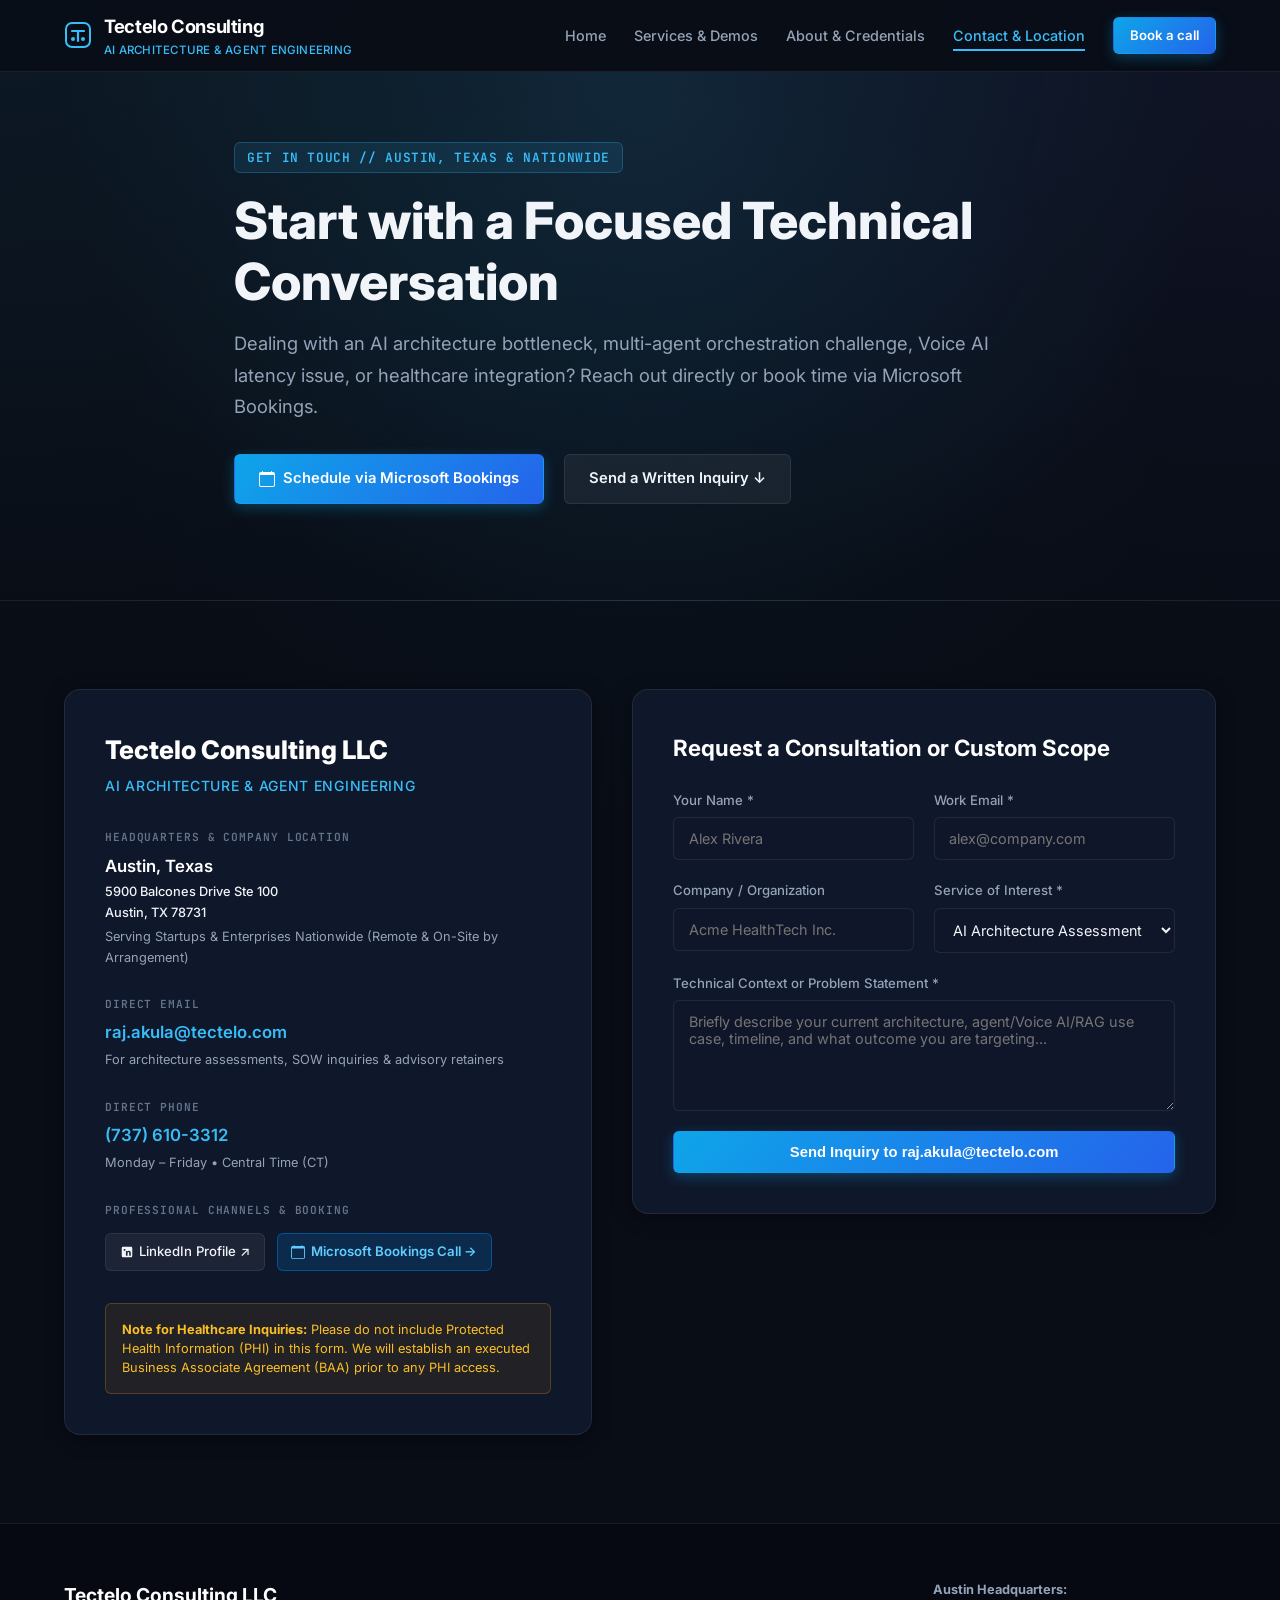
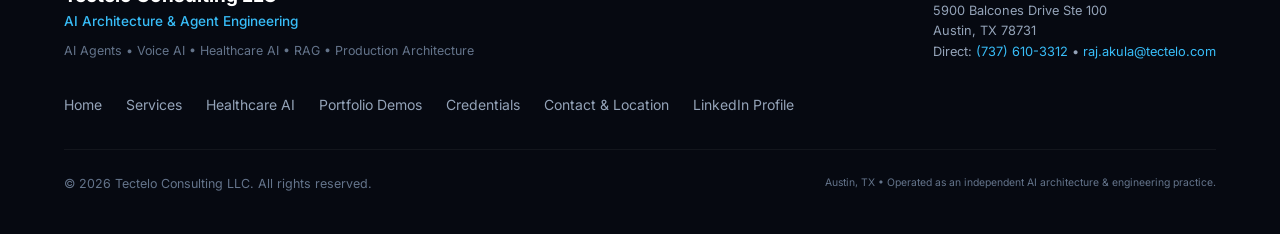
<file: contact.html>
<!DOCTYPE html>
<html lang="en" class="scroll-smooth">
<head>
  <meta charset="UTF-8" />
  <meta name="viewport" content="width=device-width, initial-scale=1.0" />
  <title>Contact &amp; Location | Tectelo Consulting LLC</title>
  <meta name="description" content="Get in touch with Tectelo Consulting. Located in Austin, TX, serving startups and enterprises nationwide with AI architecture and agent engineering." />
  <meta name="keywords" content="Contact AI Consultant, Austin AI Consulting, AI Architecture Review, Raj Akula, Tectelo Consulting LLC" />
  <meta name="author" content="Raj Akula - Tectelo Consulting LLC" />
  <meta name="theme-color" content="#090d16" />

  <!-- Open Graph / Social Meta -->
  <meta property="og:type" content="website" />
  <meta property="og:title" content="Contact &amp; Location | Tectelo Consulting LLC" />
  <meta property="og:description" content="Reach out directly or book time via Microsoft Bookings with principal AI architect Raj Akula." />
  <meta property="og:site_name" content="Tectelo Consulting" />

  <!-- Favicon -->
  <link rel="icon" type="image/x-icon" href="favicon.ico" />
  <link rel="icon" type="image/svg+xml" href="images/logo.svg" />
  <link rel="preconnect" href="https://fonts.googleapis.com" />
  <link rel="preconnect" href="https://fonts.gstatic.com" crossorigin />
  <link href="https://fonts.googleapis.com/css2?family=Inter:wght@400;500;600;700;800&family=JetBrains+Mono:wght@400;500;600&display=swap" rel="stylesheet" />
  <link rel="stylesheet" href="css/style.css" />
</head>
<body>
  <!-- Navigation -->
  <header class="site-header" id="top">
    <div class="container nav-container">
      <a href="index.html" class="brand" aria-label="Tectelo Consulting Home">
        <div class="brand-mark">
          <svg width="28" height="28" viewBox="0 0 28 28" fill="none" xmlns="http://www.w3.org/2000/svg">
            <rect x="2" y="2" width="24" height="24" rx="6" stroke="currentColor" stroke-width="2"/>
            <path d="M8 10H20M14 10V20" stroke="currentColor" stroke-width="2.2" stroke-linecap="round"/>
            <circle cx="9" cy="18" r="2" fill="#38BDF8"/>
            <circle cx="19" cy="18" r="2" fill="#38BDF8"/>
          </svg>
        </div>
        <div class="brand-text">
          <span class="brand-name">Tectelo Consulting</span>
          <span class="brand-sub">AI Architecture &amp; Agent Engineering</span>
        </div>
      </a>

      <button class="mobile-menu-btn" id="mobileMenuBtn" aria-label="Toggle navigation" aria-expanded="false">
        <span></span>
        <span></span>
        <span></span>
      </button>

      <nav class="main-nav" id="mainNav">
        <a href="index.html">Home</a>
        <a href="services.html">Services &amp; Demos</a>
        <a href="about.html">About &amp; Credentials</a>
        <a href="contact.html" class="active">Contact &amp; Location</a>
        <a href="#bookingModal" class="btn btn-primary btn-sm trigger-booking-modal">Book a call</a>
      </nav>
    </div>
  </header>

  <main>
    <!-- Subpage Hero -->
    <section class="page-hero">
      <div class="container page-hero-inner">
        <div class="eyebrow">
          <code>GET IN TOUCH // AUSTIN, TEXAS &amp; NATIONWIDE</code>
        </div>
        <h1>
          Start with a Focused <span class="gradient-text">Technical Conversation</span>
        </h1>
        <p class="page-hero-lead">
          Dealing with an AI architecture bottleneck, multi-agent orchestration challenge, Voice AI latency issue, or healthcare integration? Reach out directly or book time via Microsoft Bookings.
        </p>
        <div class="hero-actions">
          <a href="#bookingModal" class="btn btn-bookings trigger-booking-modal">
            <svg width="16" height="16" viewBox="0 0 16 16" fill="currentColor">
              <path d="M3.5 0a.5.5 0 0 1 .5.5V1h8V.5a.5.5 0 0 1 1 0V1h1a2 2 0 0 1 2 2v11a2 2 0 0 1-2 2H2a2 2 0 0 1-2-2V3a2 2 0 0 1 2-2h1V.5a.5.5 0 0 1 .5-.5zM1 4v10a1 1 0 0 0 1 1h12a1 1 0 0 0 1-1V4H1z"/>
            </svg>
            Schedule via Microsoft Bookings
          </a>
          <a href="#contactForm" class="btn btn-secondary">Send a Written Inquiry &darr;</a>
        </div>
      </div>
    </section>

    <!-- Contact & Location Grid Section -->
    <section class="section" id="contact-details">
      <div class="container">
        <div class="contact-grid">
          <!-- Company Details & Location Card -->
          <div class="contact-info-card">
            <h3>Tectelo Consulting LLC</h3>
            <p class="contact-subtitle">AI Architecture &amp; Agent Engineering</p>

            <div class="info-blocks">
              <div class="info-block">
                <span class="info-label">HEADQUARTERS &amp; COMPANY LOCATION</span>
                <p class="info-value">Austin, Texas</p>
                <p class="info-sub" style="color: #f1f5f9; font-weight: 500; margin-top: 0.15rem;">
                  5900 Balcones Drive Ste 100<br/>
                  Austin, TX 78731
                </p>
                <p class="info-sub">Serving Startups &amp; Enterprises Nationwide (Remote &amp; On-Site by Arrangement)</p>
              </div>

              <div class="info-block">
                <span class="info-label">DIRECT EMAIL</span>
                <p class="info-value">
                  <a href="mailto:raj.akula@tectelo.com" id="contactEmailLink">raj.akula@tectelo.com</a>
                </p>
                <p class="info-sub">For architecture assessments, SOW inquiries &amp; advisory retainers</p>
              </div>

              <div class="info-block">
                <span class="info-label">DIRECT PHONE</span>
                <p class="info-value">
                  <a href="tel:+17376103312">(737) 610-3312</a>
                </p>
                <p class="info-sub">Monday &ndash; Friday &bull; Central Time (CT)</p>
              </div>

              <div class="info-block">
                <span class="info-label">PROFESSIONAL CHANNELS &amp; BOOKING</span>
                <div class="social-links">
                  <a href="https://www.linkedin.com/in/rajaakula" target="_blank" rel="noopener noreferrer" class="social-pill">
                    <svg width="14" height="14" viewBox="0 0 24 24" fill="currentColor">
                      <path d="M19 3a2 2 0 0 1 2 2v14a2 2 0 0 1-2 2H5a2 2 0 0 1-2-2V5a2 2 0 0 1 2-2h14m-.5 15.5v-5.3a3.26 3.26 0 0 0-3.26-3.26c-.85 0-1.84.52-2.28 1.3v-1.11h-2.79v8.37h2.79v-4.93c0-.77.62-1.4 1.39-1.4a1.4 1.4 0 0 1 1.4 1.4v4.93h2.75M6.46 10.9h2.79v8.37H6.46v-8.37M7.86 6.78c-.9 0-1.63.73-1.63 1.63s.73 1.63 1.63 1.63 1.63-.73 1.63-1.63-.73-1.63-1.63-1.63Z"/>
                    </svg>
                    LinkedIn Profile &nearr;
                  </a>
                  <a href="#bookingModal" class="social-pill social-pill-bookings trigger-booking-modal">
                    <svg width="14" height="14" viewBox="0 0 16 16" fill="currentColor">
                      <path d="M3.5 0a.5.5 0 0 1 .5.5V1h8V.5a.5.5 0 0 1 1 0V1h1a2 2 0 0 1 2 2v11a2 2 0 0 1-2 2H2a2 2 0 0 1-2-2V3a2 2 0 0 1 2-2h1V.5a.5.5 0 0 1 .5-.5zM1 4v10a1 1 0 0 0 1 1h12a1 1 0 0 0 1-1V4H1z"/>
                    </svg>
                    Microsoft Bookings Call &rarr;
                  </a>
                </div>
              </div>
            </div>

            <div class="phi-reminder">
              <strong>Note for Healthcare Inquiries:</strong> Please do not include Protected Health Information (PHI) in this form. We will establish an executed Business Associate Agreement (BAA) prior to any PHI access.
            </div>
          </div>

          <!-- Interactive Contact / Scope Inquiry Form -->
          <div class="contact-form-card">
            <h3>Request a Consultation or Custom Scope</h3>
            <form id="contactForm" class="inquiry-form">
              <div class="form-row">
                <div class="form-group">
                  <label for="fullName">Your Name *</label>
                  <input type="text" id="fullName" name="fullName" required placeholder="Alex Rivera" />
                </div>
                <div class="form-group">
                  <label for="workEmail">Work Email *</label>
                  <input type="email" id="workEmail" name="workEmail" required placeholder="alex@company.com" />
                </div>
              </div>

              <div class="form-row">
                <div class="form-group">
                  <label for="companyName">Company / Organization</label>
                  <input type="text" id="companyName" name="companyName" placeholder="Acme HealthTech Inc." />
                </div>
                <div class="form-group">
                  <label for="serviceSelect">Service of Interest *</label>
                  <select id="serviceSelect" name="serviceSelect" required>
                    <option value="AI Architecture Assessment">AI Architecture Assessment</option>
                    <option value="AI Agent Prototype">AI Agent Prototype</option>
                    <option value="Voice AI Prototype">Voice AI Prototype</option>
                    <option value="Fractional AI Architect">Fractional AI Architect</option>
                    <option value="Healthcare AI / FHIR Architecture Inquiry">Healthcare AI / FHIR Architecture Inquiry</option>
                    <option value="Portfolio Demo Walkthrough">Portfolio Demo Walkthrough (HealthTech Scout / Voice / RAG)</option>
                    <option value="General Discovery Conversation">General Discovery Conversation</option>
                  </select>
                </div>
              </div>

              <div class="form-group">
                <label for="projectDetails">Technical Context or Problem Statement *</label>
                <textarea id="projectDetails" name="projectDetails" rows="5" required placeholder="Briefly describe your current architecture, agent/Voice AI/RAG use case, timeline, and what outcome you are targeting..."></textarea>
              </div>

              <div class="form-actions">
                <button type="submit" class="btn btn-primary btn-full">Send Inquiry to raj.akula@tectelo.com</button>
              </div>
              <div id="formFeedback" class="form-feedback" aria-live="polite" hidden></div>
            </form>
          </div>
        </div>
      </div>
    </section>
  </main>

  <!-- Microsoft Bookings Modal -->
  <div class="modal-overlay" id="bookingModal" role="dialog" aria-modal="true" aria-labelledby="modalTitle">
    <div class="modal-card">
      <button class="modal-close" id="modalCloseBtn" aria-label="Close modal">&times;</button>
      <div style="display:flex; align-items:center; gap:0.5rem; margin-bottom:0.75rem;">
        <span class="status-dot"></span>
        <span style="font-family:var(--font-mono); font-size:0.75rem; color:var(--accent-cyan);">MICROSOFT BOOKINGS</span>
      </div>
      <h3 id="modalTitle">Schedule a 20-Min Architecture Discovery Call</h3>
      <p>
        Select a convenient time directly on our Microsoft Bookings calendar to discuss your AI architecture, agent prototypes, Voice AI pipelines, or healthcare compliance requirements.
      </p>
      
      <div class="modal-actions">
        <a href="https://outlook.office365.com/owa/calendar/TecteloConsulting@tectelo.com/bookings/" target="_blank" rel="noopener noreferrer" class="btn btn-bookings btn-full">
          <svg width="16" height="16" viewBox="0 0 16 16" fill="currentColor">
            <path d="M3.5 0a.5.5 0 0 1 .5.5V1h8V.5a.5.5 0 0 1 1 0V1h1a2 2 0 0 1 2 2v11a2 2 0 0 1-2 2H2a2 2 0 0 1-2-2V3a2 2 0 0 1 2-2h1V.5a.5.5 0 0 1 .5-.5zM1 4v10a1 1 0 0 0 1 1h12a1 1 0 0 0 1-1V4H1z"/>
          </svg>
          Open Microsoft Bookings Calendar &nearr;
        </a>
      </div>
    </div>
  </div>

  <!-- Footer -->
  <footer class="site-footer">
    <div class="container footer-inner">
      <div class="footer-top">
        <div class="footer-brand">
          <strong>Tectelo Consulting LLC</strong>
          <span>AI Architecture &amp; Agent Engineering</span>
          <small>AI Agents &bull; Voice AI &bull; Healthcare AI &bull; RAG &bull; Production Architecture</small>
        </div>
        <div class="footer-address">
          <strong>Austin Headquarters:</strong><br />
          5900 Balcones Drive Ste 100<br />
          Austin, TX 78731<br />
          Direct: <a href="tel:+17376103312" style="color:var(--accent-cyan);">(737) 610-3312</a> &bull; 
          <a href="mailto:raj.akula@tectelo.com" style="color:var(--accent-cyan);">raj.akula@tectelo.com</a>
        </div>
      </div>

      <div class="footer-links">
        <a href="index.html">Home</a>
        <a href="services.html">Services</a>
        <a href="services.html#healthcare">Healthcare AI</a>
        <a href="services.html#demos">Portfolio Demos</a>
        <a href="about.html">Credentials</a>
        <a href="contact.html">Contact &amp; Location</a>
        <a href="https://www.linkedin.com/in/rajaakula" target="_blank" rel="noopener noreferrer">LinkedIn Profile</a>
      </div>

      <div class="footer-copy">
        <span>&copy; <span id="yearSpan">2026</span> Tectelo Consulting LLC. All rights reserved.</span>
        <small>Austin, TX &bull; Operated as an independent AI architecture &amp; engineering practice.</small>
      </div>
    </div>
  </footer>

  <script src="js/main.js"></script>
</body>
</html>
</file>
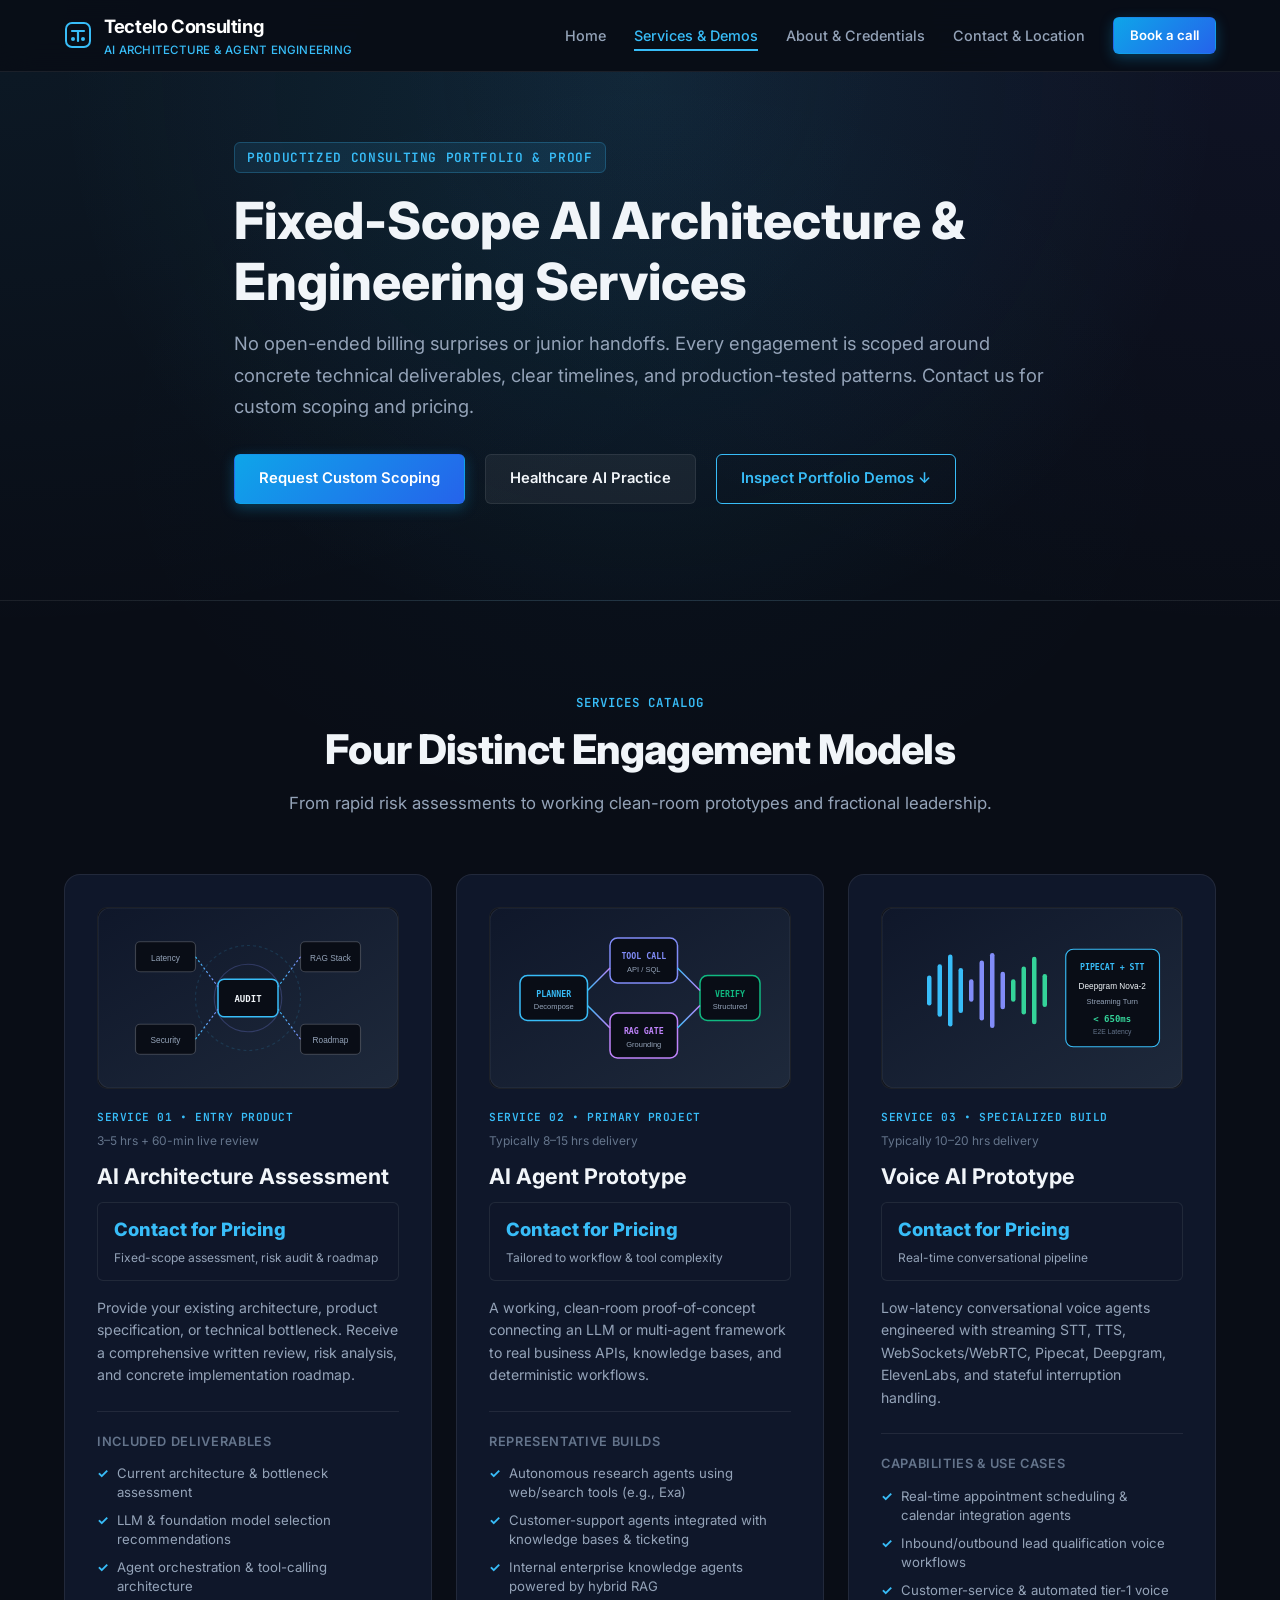
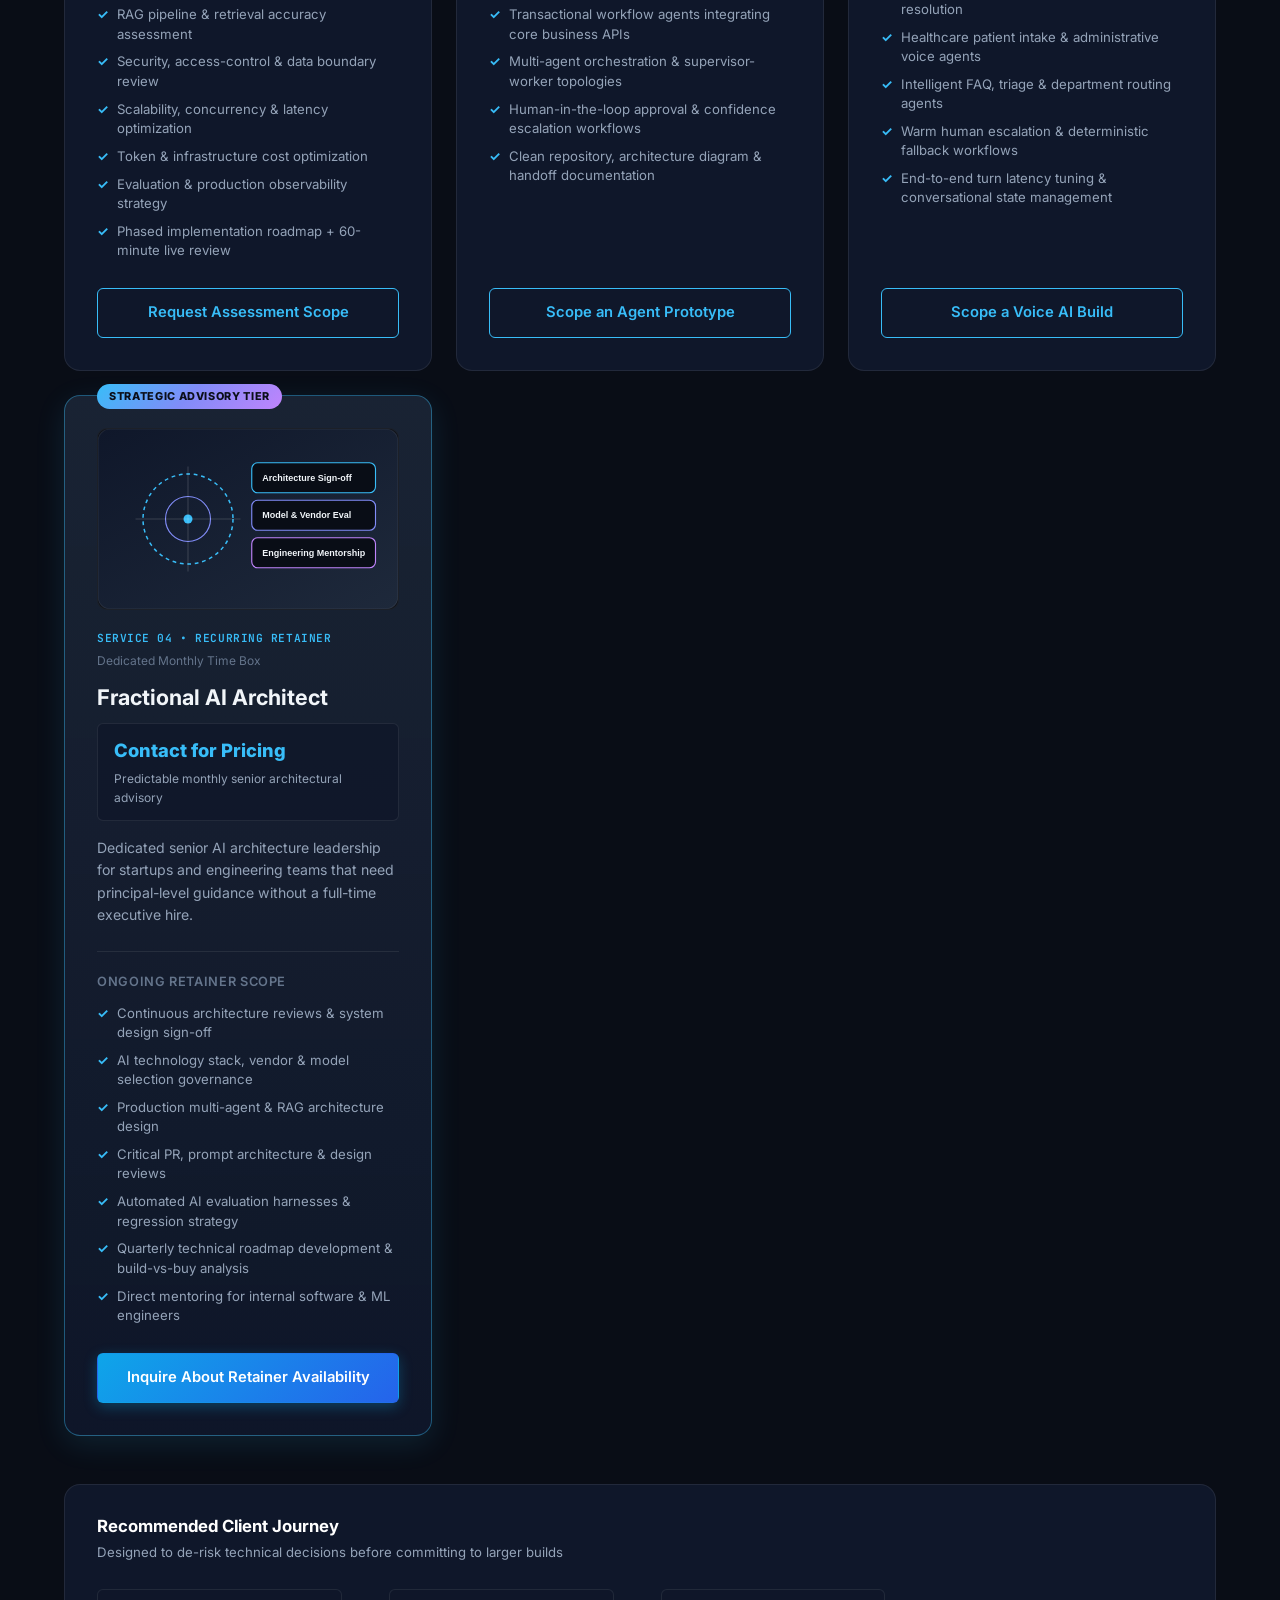
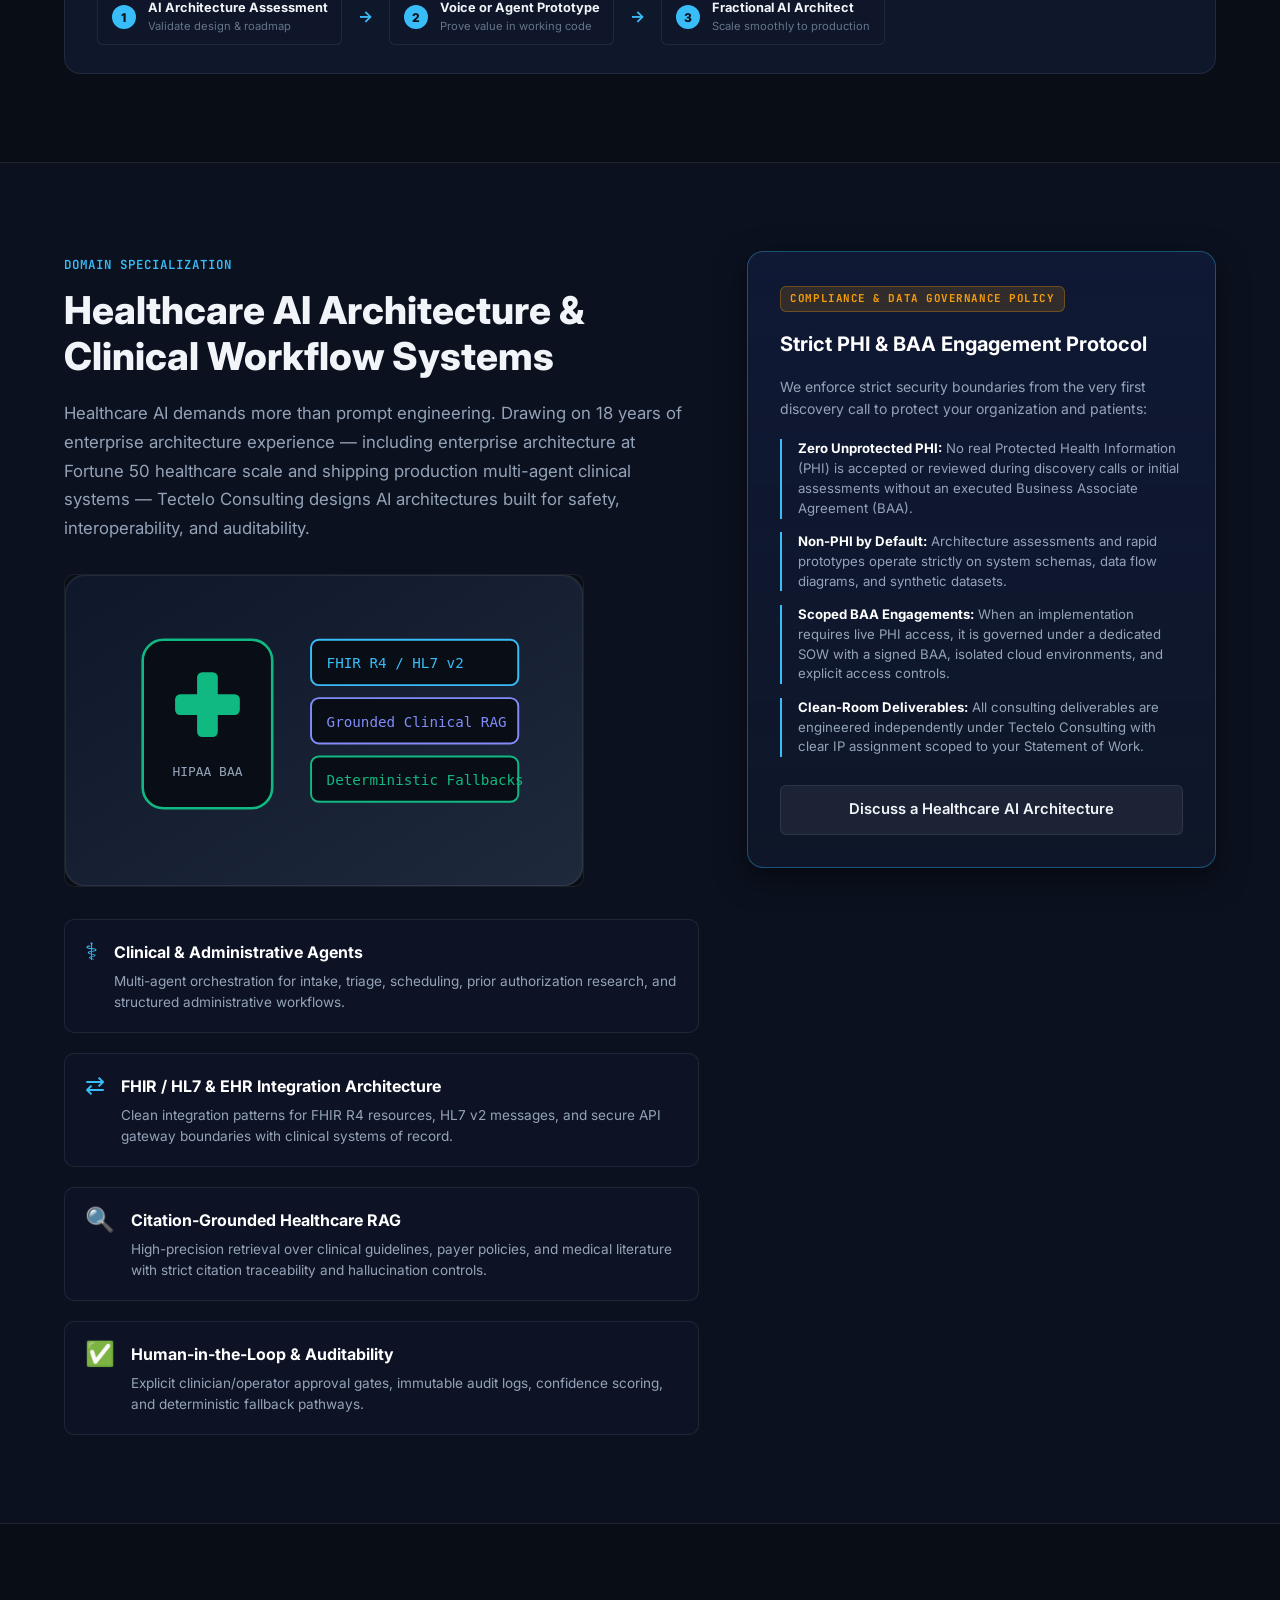
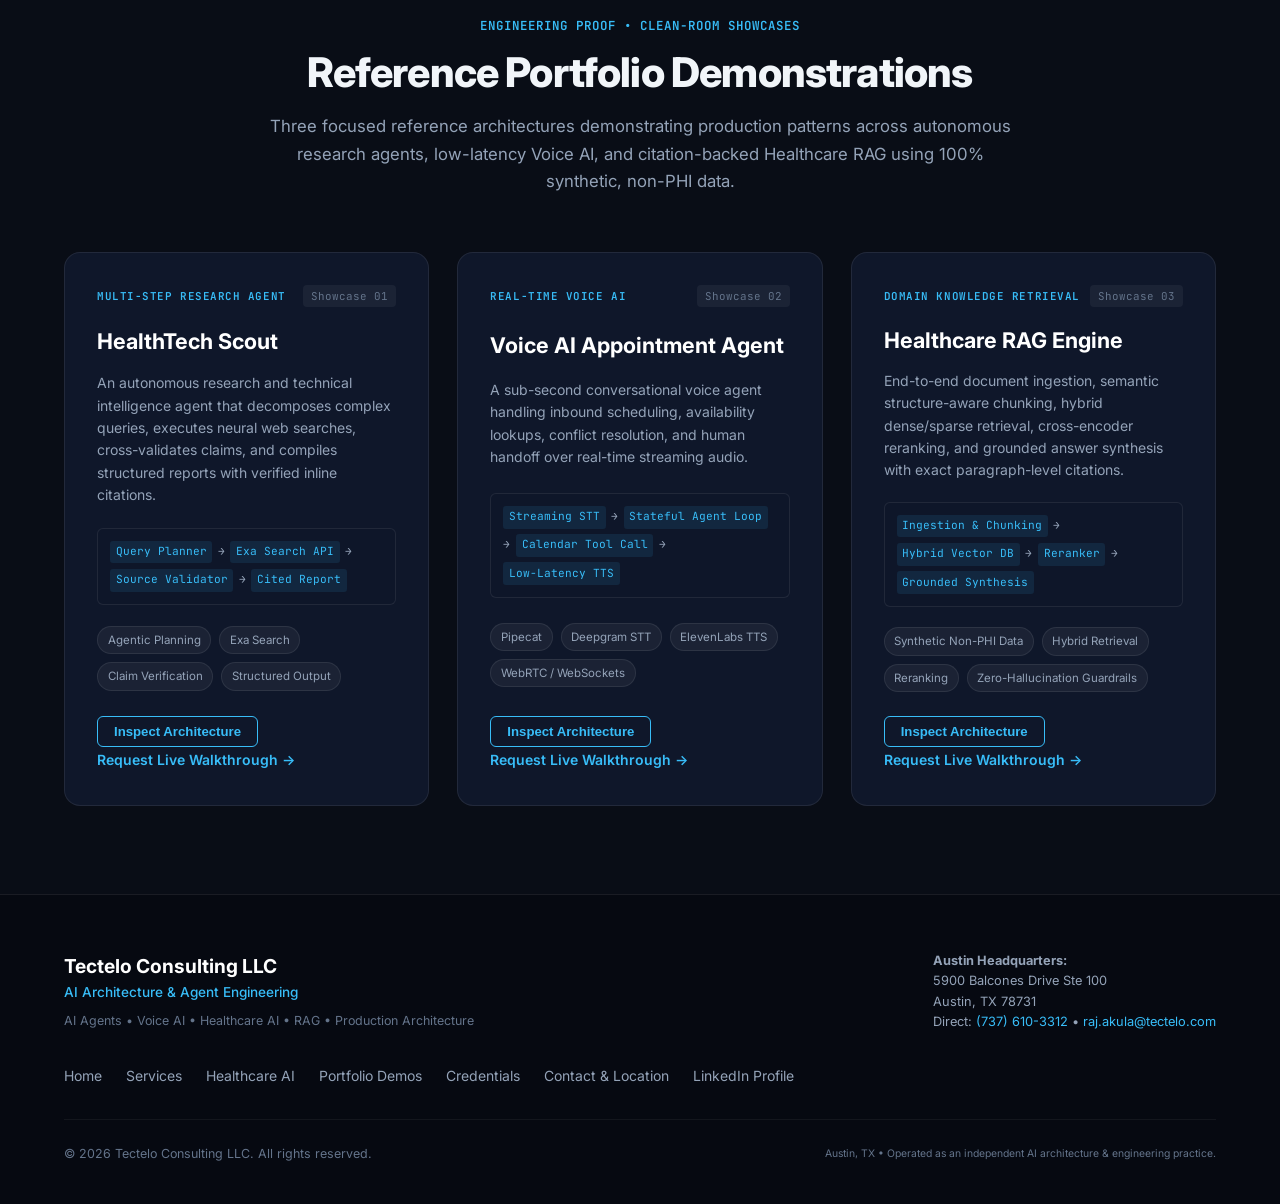
<file: services.html>
<!DOCTYPE html>
<html lang="en" class="scroll-smooth">
<head>
  <meta charset="UTF-8" />
  <meta name="viewport" content="width=device-width, initial-scale=1.0" />
  <title>Services &amp; Portfolio Demos | Tectelo Consulting LLC</title>
  <meta name="description" content="Fixed-scope AI architecture and engineering services: AI Architecture Assessments, AI Agent Prototypes, Real-Time Voice AI, and Fractional AI Architect retainers." />
  <meta name="keywords" content="AI Architecture Assessment, AI Agent Prototype, Voice AI, Pipecat, Deepgram, Healthcare AI, RAG, Fractional AI Architect, Austin AI Consulting" />
  <meta name="author" content="Raj Akula - Tectelo Consulting LLC" />
  <meta name="theme-color" content="#090d16" />

  <!-- Open Graph / Social Meta -->
  <meta property="og:type" content="website" />
  <meta property="og:title" content="Services &amp; Portfolio Demos | Tectelo Consulting LLC" />
  <meta property="og:description" content="Fixed-scope AI architecture, agent engineering, Voice AI, and Healthcare RAG services." />
  <meta property="og:site_name" content="Tectelo Consulting" />

  <!-- Favicon -->
  <link rel="icon" type="image/x-icon" href="favicon.ico" />
  <link rel="icon" type="image/svg+xml" href="images/logo.svg" />
  <link rel="preconnect" href="https://fonts.googleapis.com" />
  <link rel="preconnect" href="https://fonts.gstatic.com" crossorigin />
  <link href="https://fonts.googleapis.com/css2?family=Inter:wght@400;500;600;700;800&family=JetBrains+Mono:wght@400;500;600&display=swap" rel="stylesheet" />
  <link rel="stylesheet" href="css/style.css" />
</head>
<body>
  <!-- Navigation -->
  <header class="site-header" id="top">
    <div class="container nav-container">
      <a href="index.html" class="brand" aria-label="Tectelo Consulting Home">
        <div class="brand-mark">
          <svg width="28" height="28" viewBox="0 0 28 28" fill="none" xmlns="http://www.w3.org/2000/svg">
            <rect x="2" y="2" width="24" height="24" rx="6" stroke="currentColor" stroke-width="2"/>
            <path d="M8 10H20M14 10V20" stroke="currentColor" stroke-width="2.2" stroke-linecap="round"/>
            <circle cx="9" cy="18" r="2" fill="#38BDF8"/>
            <circle cx="19" cy="18" r="2" fill="#38BDF8"/>
          </svg>
        </div>
        <div class="brand-text">
          <span class="brand-name">Tectelo Consulting</span>
          <span class="brand-sub">AI Architecture &amp; Agent Engineering</span>
        </div>
      </a>

      <button class="mobile-menu-btn" id="mobileMenuBtn" aria-label="Toggle navigation" aria-expanded="false">
        <span></span>
        <span></span>
        <span></span>
      </button>

      <nav class="main-nav" id="mainNav">
        <a href="index.html">Home</a>
        <a href="services.html" class="active">Services &amp; Demos</a>
        <a href="about.html">About &amp; Credentials</a>
        <a href="contact.html">Contact &amp; Location</a>
        <a href="#bookingModal" class="btn btn-primary btn-sm trigger-booking-modal">Book a call</a>
      </nav>
    </div>
  </header>

  <main>
    <!-- Subpage Hero -->
    <section class="page-hero">
      <div class="container page-hero-inner">
        <div class="eyebrow">
          <code>PRODUCTIZED CONSULTING PORTFOLIO &amp; PROOF</code>
        </div>
        <h1>
          Fixed-Scope AI Architecture &amp; <span class="gradient-text">Engineering Services</span>
        </h1>
        <p class="page-hero-lead">
          No open-ended billing surprises or junior handoffs. Every engagement is scoped around concrete technical deliverables, clear timelines, and production-tested patterns. Contact us for custom scoping and pricing.
        </p>
        <div class="hero-actions">
          <a href="contact.html" class="btn btn-primary">Request Custom Scoping</a>
          <a href="#healthcare" class="btn btn-secondary">Healthcare AI Practice</a>
          <a href="#demos" class="btn btn-outline">Inspect Portfolio Demos &darr;</a>
        </div>
      </div>
    </section>

    <!-- Core Service Portfolio -->
    <section class="section" id="core-services">
      <div class="container">
        <div class="section-header">
          <span class="section-tag">SERVICES CATALOG</span>
          <h2>Four Distinct Engagement Models</h2>
          <p>
            From rapid risk assessments to working clean-room prototypes and fractional leadership.
          </p>
        </div>

        <div class="services-grid">
          <!-- Service 1 -->
          <article class="service-card">
            <div class="service-graphic-wrap">
              <img src="images/services/architecture-assessment.svg" alt="AI Architecture Assessment Diagram" width="400" height="240" loading="lazy" />
            </div>
            <div class="service-top">
              <div class="service-meta">
                <span class="service-step">SERVICE 01 &bull; ENTRY PRODUCT</span>
                <span class="service-time">3&ndash;5 hrs + 60-min live review</span>
              </div>
              <h3>AI Architecture Assessment</h3>
              <div class="service-price">
                <span class="price-amount contact-pricing">Contact for Pricing</span>
                <span class="price-note">Fixed-scope assessment, risk audit &amp; roadmap</span>
              </div>
              <p class="service-desc">
                Provide your existing architecture, product specification, or technical bottleneck. Receive a comprehensive written review, risk analysis, and concrete implementation roadmap.
              </p>
            </div>
            <div class="service-deliverables">
              <h4>Included Deliverables</h4>
              <ul>
                <li>Current architecture &amp; bottleneck assessment</li>
                <li>LLM &amp; foundation model selection recommendations</li>
                <li>Agent orchestration &amp; tool-calling architecture</li>
                <li>RAG pipeline &amp; retrieval accuracy assessment</li>
                <li>Security, access-control &amp; data boundary review</li>
                <li>Scalability, concurrency &amp; latency optimization</li>
                <li>Token &amp; infrastructure cost optimization</li>
                <li>Evaluation &amp; production observability strategy</li>
                <li>Phased implementation roadmap + 60-minute live review</li>
              </ul>
            </div>
            <div class="service-Action">
              <a href="contact.html?service=AI+Architecture+Assessment" class="btn btn-outline btn-full" data-service="AI Architecture Assessment">Request Assessment Scope</a>
            </div>
          </article>

          <!-- Service 2 -->
          <article class="service-card">
            <div class="service-graphic-wrap">
              <img src="images/services/agent-prototype.svg" alt="AI Agent Prototype Diagram" width="400" height="240" loading="lazy" />
            </div>
            <div class="service-top">
              <div class="service-meta">
                <span class="service-step">SERVICE 02 &bull; PRIMARY PROJECT</span>
                <span class="service-time">Typically 8&ndash;15 hrs delivery</span>
              </div>
              <h3>AI Agent Prototype</h3>
              <div class="service-price">
                <span class="price-amount contact-pricing">Contact for Pricing</span>
                <span class="price-note">Tailored to workflow &amp; tool complexity</span>
              </div>
              <p class="service-desc">
                A working, clean-room proof-of-concept connecting an LLM or multi-agent framework to real business APIs, knowledge bases, and deterministic workflows.
              </p>
            </div>
            <div class="service-deliverables">
              <h4>Representative Builds</h4>
              <ul>
                <li>Autonomous research agents using web/search tools (e.g., Exa)</li>
                <li>Customer-support agents integrated with knowledge bases &amp; ticketing</li>
                <li>Internal enterprise knowledge agents powered by hybrid RAG</li>
                <li>Transactional workflow agents integrating core business APIs</li>
                <li>Multi-agent orchestration &amp; supervisor-worker topologies</li>
                <li>Human-in-the-loop approval &amp; confidence escalation workflows</li>
                <li>Clean repository, architecture diagram &amp; handoff documentation</li>
              </ul>
            </div>
            <div class="service-Action">
              <a href="contact.html?service=AI+Agent+Prototype" class="btn btn-outline btn-full" data-service="AI Agent Prototype">Scope an Agent Prototype</a>
            </div>
          </article>

          <!-- Service 3 -->
          <article class="service-card">
            <div class="service-graphic-wrap">
              <img src="images/services/voice-ai.svg" alt="Voice AI Prototype Diagram" width="400" height="240" loading="lazy" />
            </div>
            <div class="service-top">
              <div class="service-meta">
                <span class="service-step">SERVICE 03 &bull; SPECIALIZED BUILD</span>
                <span class="service-time">Typically 10&ndash;20 hrs delivery</span>
              </div>
              <h3>Voice AI Prototype</h3>
              <div class="service-price">
                <span class="price-amount contact-pricing">Contact for Pricing</span>
                <span class="price-note">Real-time conversational pipeline</span>
              </div>
              <p class="service-desc">
                Low-latency conversational voice agents engineered with streaming STT, TTS, WebSockets/WebRTC, Pipecat, Deepgram, ElevenLabs, and stateful interruption handling.
              </p>
            </div>
            <div class="service-deliverables">
              <h4>Capabilities &amp; Use Cases</h4>
              <ul>
                <li>Real-time appointment scheduling &amp; calendar integration agents</li>
                <li>Inbound/outbound lead qualification voice workflows</li>
                <li>Customer-service &amp; automated tier-1 voice resolution</li>
                <li>Healthcare patient intake &amp; administrative voice agents</li>
                <li>Intelligent FAQ, triage &amp; department routing agents</li>
                <li>Warm human escalation &amp; deterministic fallback workflows</li>
                <li>End-to-end turn latency tuning &amp; conversational state management</li>
              </ul>
            </div>
            <div class="service-Action">
              <a href="contact.html?service=Voice+AI+Prototype" class="btn btn-outline btn-full" data-service="Voice AI Prototype">Scope a Voice AI Build</a>
            </div>
          </article>

          <!-- Service 4 (Featured Retainer) -->
          <article class="service-card featured-card">
            <div class="featured-ribbon">STRATEGIC ADVISORY TIER</div>
            <div class="service-graphic-wrap">
              <img src="images/services/fractional-architect.svg" alt="Fractional AI Architect Diagram" width="400" height="240" loading="lazy" />
            </div>
            <div class="service-top">
              <div class="service-meta">
                <span class="service-step">SERVICE 04 &bull; RECURRING RETAINER</span>
                <span class="service-time">Dedicated Monthly Time Box</span>
              </div>
              <h3>Fractional AI Architect</h3>
              <div class="service-price">
                <span class="price-amount contact-pricing">Contact for Pricing</span>
                <span class="price-note">Predictable monthly senior architectural advisory</span>
              </div>
              <p class="service-desc">
                Dedicated senior AI architecture leadership for startups and engineering teams that need principal-level guidance without a full-time executive hire.
              </p>
            </div>
            <div class="service-deliverables">
              <h4>Ongoing Retainer Scope</h4>
              <ul>
                <li>Continuous architecture reviews &amp; system design sign-off</li>
                <li>AI technology stack, vendor &amp; model selection governance</li>
                <li>Production multi-agent &amp; RAG architecture design</li>
                <li>Critical PR, prompt architecture &amp; design reviews</li>
                <li>Automated AI evaluation harnesses &amp; regression strategy</li>
                <li>Quarterly technical roadmap development &amp; build-vs-buy analysis</li>
                <li>Direct mentoring for internal software &amp; ML engineers</li>
              </ul>
            </div>
            <div class="service-Action">
              <a href="contact.html?service=Fractional+AI+Architect" class="btn btn-primary btn-full" data-service="Fractional AI Architect">Inquire About Retainer Availability</a>
            </div>
          </article>
        </div>

        <!-- Recommended Engagement Progression -->
        <div class="progression-banner">
          <div class="progression-title">
            <strong>Recommended Client Journey</strong>
            <span>Designed to de-risk technical decisions before committing to larger builds</span>
          </div>
          <div class="progression-steps">
            <div class="p-step">
              <span class="p-num">1</span>
              <div>
                <strong>AI Architecture Assessment</strong>
                <small>Validate design &amp; roadmap</small>
              </div>
            </div>
            <span class="p-arrow">&rarr;</span>
            <div class="p-step">
              <span class="p-num">2</span>
              <div>
                <strong>Voice or Agent Prototype</strong>
                <small>Prove value in working code</small>
              </div>
            </div>
            <span class="p-arrow">&rarr;</span>
            <div class="p-step">
              <span class="p-num">3</span>
              <div>
                <strong>Fractional AI Architect</strong>
                <small>Scale smoothly to production</small>
              </div>
            </div>
          </div>
        </div>
      </div>
    </section>

    <!-- Healthcare AI Specialization -->
    <section class="section section-alt" id="healthcare">
      <div class="container">
        <div class="healthcare-layout">
          <div class="healthcare-info">
            <span class="section-tag">DOMAIN SPECIALIZATION</span>
            <h2>Healthcare AI Architecture &amp; Clinical Workflow Systems</h2>
            <p>
              Healthcare AI demands more than prompt engineering. Drawing on 18 years of enterprise architecture experience &mdash; including enterprise architecture at Fortune 50 healthcare scale and shipping production multi-agent clinical systems &mdash; Tectelo Consulting designs AI architectures built for safety, interoperability, and auditability.
            </p>

            <div class="service-graphic-wrap" style="max-width: 520px; margin: 1.5rem 0 2rem;">
              <img src="images/services/healthcare-ai.svg" alt="Healthcare AI Systems Diagram" width="400" height="240" loading="lazy" />
            </div>

            <div class="hc-capabilities">
              <div class="hc-item">
                <span class="hc-icon">&#9877;</span>
                <div>
                  <h4>Clinical &amp; Administrative Agents</h4>
                  <p>Multi-agent orchestration for intake, triage, scheduling, prior authorization research, and structured administrative workflows.</p>
                </div>
              </div>
              <div class="hc-item">
                <span class="hc-icon">&#8644;</span>
                <div>
                  <h4>FHIR / HL7 &amp; EHR Integration Architecture</h4>
                  <p>Clean integration patterns for FHIR R4 resources, HL7 v2 messages, and secure API gateway boundaries with clinical systems of record.</p>
                </div>
              </div>
              <div class="hc-item">
                <span class="hc-icon">&#128269;</span>
                <div>
                  <h4>Citation-Grounded Healthcare RAG</h4>
                  <p>High-precision retrieval over clinical guidelines, payer policies, and medical literature with strict citation traceability and hallucination controls.</p>
                </div>
              </div>
              <div class="hc-item">
                <span class="hc-icon">&#9989;</span>
                <div>
                  <h4>Human-in-the-Loop &amp; Auditability</h4>
                  <p>Explicit clinician/operator approval gates, immutable audit logs, confidence scoring, and deterministic fallback pathways.</p>
                </div>
              </div>
            </div>
          </div>

          <!-- Strict PHI & Compliance Guardrails Box -->
          <aside class="phi-card" aria-labelledby="phi-heading">
            <div class="phi-badge">COMPLIANCE &amp; DATA GOVERNANCE POLICY</div>
            <h3 id="phi-heading">Strict PHI &amp; BAA Engagement Protocol</h3>
            <p>
              We enforce strict security boundaries from the very first discovery call to protect your organization and patients:
            </p>
            <ul class="phi-list">
              <li>
                <strong>Zero Unprotected PHI:</strong> No real Protected Health Information (PHI) is accepted or reviewed during discovery calls or initial assessments without an executed Business Associate Agreement (BAA).
              </li>
              <li>
                <strong>Non-PHI by Default:</strong> Architecture assessments and rapid prototypes operate strictly on system schemas, data flow diagrams, and synthetic datasets.
              </li>
              <li>
                <strong>Scoped BAA Engagements:</strong> When an implementation requires live PHI access, it is governed under a dedicated SOW with a signed BAA, isolated cloud environments, and explicit access controls.
              </li>
              <li>
                <strong>Clean-Room Deliverables:</strong> All consulting deliverables are engineered independently under Tectelo Consulting with clear IP assignment scoped to your Statement of Work.
              </li>
            </ul>
            <a href="contact.html?service=Healthcare+AI+/+FHIR+Architecture+Inquiry" class="btn btn-secondary btn-full">Discuss a Healthcare AI Architecture</a>
          </aside>
        </div>
      </div>
    </section>

    <!-- Portfolio Demonstrations -->
    <section class="section" id="demos">
      <div class="container">
        <div class="section-header">
          <span class="section-tag">ENGINEERING PROOF &bull; CLEAN-ROOM SHOWCASES</span>
          <h2>Reference Portfolio Demonstrations</h2>
          <p>
            Three focused reference architectures demonstrating production patterns across autonomous research agents, low-latency Voice AI, and citation-backed Healthcare RAG using 100% synthetic, non-PHI data.
          </p>
        </div>

        <div class="demos-grid">
          <!-- Demo 1 -->
          <article class="demo-card">
            <div class="demo-header">
              <span class="demo-type">MULTI-STEP RESEARCH AGENT</span>
              <span class="demo-status">Showcase 01</span>
            </div>
            <h3>HealthTech Scout</h3>
            <p class="demo-summary">
              An autonomous research and technical intelligence agent that decomposes complex queries, executes neural web searches, cross-validates claims, and compiles structured reports with verified inline citations.
            </p>
            <div class="demo-arch-flow">
              <span>Query Planner</span> &rarr; <span>Exa Search API</span> &rarr; <span>Source Validator</span> &rarr; <span>Cited Report</span>
            </div>
            <div class="demo-tags">
              <span>Agentic Planning</span>
              <span>Exa Search</span>
              <span>Claim Verification</span>
              <span>Structured Output</span>
            </div>
            <div class="demo-footer">
              <button type="button" class="btn btn-outline btn-sm demo-spec-btn" data-demo="healthtech-scout">Inspect Architecture</button>
              <a href="contact.html?service=HealthTech+Scout+Demo+Walkthrough" class="demo-link" data-service="HealthTech Scout Demo Walkthrough">Request Live Walkthrough &rarr;</a>
            </div>
          </article>

          <!-- Demo 2 -->
          <article class="demo-card">
            <div class="demo-header">
              <span class="demo-type">REAL-TIME VOICE AI</span>
              <span class="demo-status">Showcase 02</span>
            </div>
            <h3>Voice AI Appointment Agent</h3>
            <p class="demo-summary">
              A sub-second conversational voice agent handling inbound scheduling, availability lookups, conflict resolution, and human handoff over real-time streaming audio.
            </p>
            <div class="demo-arch-flow">
              <span>Streaming STT</span> &rarr; <span>Stateful Agent Loop</span> &rarr; <span>Calendar Tool Call</span> &rarr; <span>Low-Latency TTS</span>
            </div>
            <div class="demo-tags">
              <span>Pipecat</span>
              <span>Deepgram STT</span>
              <span>ElevenLabs TTS</span>
              <span>WebRTC / WebSockets</span>
            </div>
            <div class="demo-footer">
              <button type="button" class="btn btn-outline btn-sm demo-spec-btn" data-demo="voice-ai">Inspect Architecture</button>
              <a href="contact.html?service=Voice+AI+Appointment+Demo+Walkthrough" class="demo-link" data-service="Voice AI Appointment Demo Walkthrough">Request Live Walkthrough &rarr;</a>
            </div>
          </article>

          <!-- Demo 3 -->
          <article class="demo-card">
            <div class="demo-header">
              <span class="demo-type">DOMAIN KNOWLEDGE RETRIEVAL</span>
              <span class="demo-status">Showcase 03</span>
            </div>
            <h3>Healthcare RAG Engine</h3>
            <p class="demo-summary">
              End-to-end document ingestion, semantic structure-aware chunking, hybrid dense/sparse retrieval, cross-encoder reranking, and grounded answer synthesis with exact paragraph-level citations.
            </p>
            <div class="demo-arch-flow">
              <span>Ingestion &amp; Chunking</span> &rarr; <span>Hybrid Vector DB</span> &rarr; <span>Reranker</span> &rarr; <span>Grounded Synthesis</span>
            </div>
            <div class="demo-tags">
              <span>Synthetic Non-PHI Data</span>
              <span>Hybrid Retrieval</span>
              <span>Reranking</span>
              <span>Zero-Hallucination Guardrails</span>
            </div>
            <div class="demo-footer">
              <button type="button" class="btn btn-outline btn-sm demo-spec-btn" data-demo="healthcare-rag">Inspect Architecture</button>
              <a href="contact.html?service=Healthcare+RAG+Demo+Walkthrough" class="demo-link" data-service="Healthcare RAG Demo Walkthrough">Request Live Walkthrough &rarr;</a>
            </div>
          </article>
        </div>
      </div>
    </section>
  </main>

  <!-- Microsoft Bookings Modal -->
  <div class="modal-overlay" id="bookingModal" role="dialog" aria-modal="true" aria-labelledby="modalTitle">
    <div class="modal-card">
      <button class="modal-close" id="modalCloseBtn" aria-label="Close modal">&times;</button>
      <div style="display:flex; align-items:center; gap:0.5rem; margin-bottom:0.75rem;">
        <span class="status-dot"></span>
        <span style="font-family:var(--font-mono); font-size:0.75rem; color:var(--accent-cyan);">MICROSOFT BOOKINGS</span>
      </div>
      <h3 id="modalTitle">Schedule a 20-Min Architecture Discovery Call</h3>
      <p>
        Select a convenient time directly on our Microsoft Bookings calendar to discuss your AI architecture, agent prototypes, Voice AI pipelines, or healthcare compliance requirements.
      </p>
      
      <div class="modal-actions">
        <a href="https://outlook.office365.com/owa/calendar/TecteloConsulting@tectelo.com/bookings/" target="_blank" rel="noopener noreferrer" class="btn btn-bookings btn-full">
          <svg width="16" height="16" viewBox="0 0 16 16" fill="currentColor">
            <path d="M3.5 0a.5.5 0 0 1 .5.5V1h8V.5a.5.5 0 0 1 1 0V1h1a2 2 0 0 1 2 2v11a2 2 0 0 1-2 2H2a2 2 0 0 1-2-2V3a2 2 0 0 1 2-2h1V.5a.5.5 0 0 1 .5-.5zM1 4v10a1 1 0 0 0 1 1h12a1 1 0 0 0 1-1V4H1z"/>
          </svg>
          Open Microsoft Bookings Calendar &nearr;
        </a>
        <a href="contact.html" class="btn btn-secondary btn-full">
          Or Send a Written Inquiry &darr;
        </a>
      </div>
    </div>
  </div>

  <!-- Interactive Architecture Specs Modal -->
  <div class="modal-overlay" id="architectureModal" role="dialog" aria-modal="true" aria-labelledby="archModalTitle">
    <div class="modal-card modal-card-lg">
      <button class="modal-close" id="archModalCloseBtn" aria-label="Close modal">&times;</button>
      <div style="display:flex; align-items:center; gap:0.5rem; margin-bottom:0.75rem;">
        <span class="status-dot"></span>
        <span id="archModalBadge" style="font-family:var(--font-mono); font-size:0.75rem; color:var(--accent-cyan); text-transform:uppercase;">SYSTEM BLUEPRINT</span>
      </div>
      <h3 id="archModalTitle" style="font-size:1.4rem; margin-bottom:0.75rem; color:#ffffff;">Architecture Specification</h3>
      
      <div id="archModalContent" class="arch-modal-content">
        <!-- Dynamically injected via main.js -->
      </div>

      <div class="modal-actions" style="margin-top:1.5rem; display:flex; gap:0.75rem; flex-wrap:wrap;">
        <a href="#bookingModal" class="btn btn-bookings btn-sm trigger-booking-modal" onclick="document.getElementById('architectureModal').classList.remove('active');">
          Schedule Technical Q&amp;A Call
        </a>
        <a href="contact.html" class="btn btn-secondary btn-sm" id="archModalInquireBtn">
          Scope a Similar Build &rarr;
        </a>
      </div>
    </div>
  </div>

  <!-- Footer -->
  <footer class="site-footer">
    <div class="container footer-inner">
      <div class="footer-top">
        <div class="footer-brand">
          <strong>Tectelo Consulting LLC</strong>
          <span>AI Architecture &amp; Agent Engineering</span>
          <small>AI Agents &bull; Voice AI &bull; Healthcare AI &bull; RAG &bull; Production Architecture</small>
        </div>
        <div class="footer-address">
          <strong>Austin Headquarters:</strong><br />
          5900 Balcones Drive Ste 100<br />
          Austin, TX 78731<br />
          Direct: <a href="tel:+17376103312" style="color:var(--accent-cyan);">(737) 610-3312</a> &bull; 
          <a href="mailto:raj.akula@tectelo.com" style="color:var(--accent-cyan);">raj.akula@tectelo.com</a>
        </div>
      </div>

      <div class="footer-links">
        <a href="index.html">Home</a>
        <a href="services.html">Services</a>
        <a href="services.html#healthcare">Healthcare AI</a>
        <a href="services.html#demos">Portfolio Demos</a>
        <a href="about.html">Credentials</a>
        <a href="contact.html">Contact &amp; Location</a>
        <a href="https://www.linkedin.com/in/rajaakula" target="_blank" rel="noopener noreferrer">LinkedIn Profile</a>
      </div>

      <div class="footer-copy">
        <span>&copy; <span id="yearSpan">2026</span> Tectelo Consulting LLC. All rights reserved.</span>
        <small>Austin, TX &bull; Operated as an independent AI architecture &amp; engineering practice.</small>
      </div>
    </div>
  </footer>

  <script src="js/main.js"></script>
</body>
</html>
</file>
<file: css/style.css>
/* ==========================================================================
   Tectelo Consulting - Stylesheet
   AI Architecture & Agent Engineering
   ========================================================================== */

:root {
  --font-sans: 'Inter', -apple-system, BlinkMacSystemFont, 'Segoe UI', Roboto, sans-serif;
  --font-mono: 'JetBrains Mono', monospace;

  /* Color Palette */
  --bg-dark: #090d16;
  --bg-card: #0f172a;
  --bg-card-hover: #141f36;
  --bg-card-alt: #0d1527;
  --bg-elevated: #1e293b;

  --border-subtle: rgba(255, 255, 255, 0.08);
  --border-focus: rgba(56, 189, 248, 0.5);
  --border-accent: rgba(56, 189, 248, 0.25);

  --text-main: #f1f5f9;
  --text-muted: #94a3b8;
  --text-dim: #64748b;
  --text-inverse: #090d16;

  --accent-cyan: #38bdf8;
  --accent-blue: #2563eb;
  --accent-indigo: #6366f1;
  --accent-emerald: #10b981;
  --accent-amber: #f59e0b;

  --gradient-accent: linear-gradient(135deg, #38bdf8 0%, #818cf8 50%, #c084fc 100%);
  --gradient-card: linear-gradient(180deg, rgba(30, 41, 59, 0.7) 0%, rgba(15, 23, 42, 0.9) 100%);
  --gradient-glow: radial-gradient(circle at 50% 0%, rgba(56, 189, 248, 0.15) 0%, transparent 70%);

  --radius-sm: 6px;
  --radius-md: 10px;
  --radius-lg: 16px;
  --radius-xl: 24px;

  --shadow-sm: 0 2px 4px rgba(0, 0, 0, 0.3);
  --shadow-md: 0 4px 20px rgba(0, 0, 0, 0.4);
  --shadow-glow: 0 0 30px rgba(56, 189, 248, 0.15);

  --container-max: 1200px;
  --header-height: 72px;
  --transition: all 0.25s cubic-bezier(0.16, 1, 0.3, 1);
}

/* Base & Reset */
*, *::before, *::after {
  box-sizing: border-box;
  margin: 0;
  padding: 0;
}

html {
  font-family: var(--font-sans);
  background-color: var(--bg-dark);
  color: var(--text-main);
  line-height: 1.6;
  -webkit-font-smoothing: antialiased;
  -moz-osx-font-smoothing: grayscale;
}

body {
  min-height: 100vh;
  display: flex;
  flex-direction: column;
  overflow-x: hidden;
  background-image: 
    radial-gradient(at 0% 0%, rgba(56, 189, 248, 0.07) 0px, transparent 50%),
    radial-gradient(at 100% 0%, rgba(99, 102, 241, 0.07) 0px, transparent 50%),
    radial-gradient(at 50% 50%, rgba(14, 165, 233, 0.03) 0px, transparent 60%);
  background-attachment: fixed;
}

code, pre {
  font-family: var(--font-mono);
}

a {
  color: inherit;
  text-decoration: none;
  transition: var(--transition);
}

img, svg {
  vertical-align: middle;
}

.container {
  width: 100%;
  max-width: var(--container-max);
  min-width: 0;
  margin-left: auto;
  margin-right: auto;
  padding-left: 1.5rem;
  padding-right: 1.5rem;
}

/* Top Positioning Bar */
.top-bar {
  background: rgba(15, 23, 42, 0.85);
  border-bottom: 1px solid var(--border-subtle);
  padding: 0.5rem 0;
  font-size: 0.8125rem;
  backdrop-filter: blur(8px);
}

.top-bar-inner {
  display: flex;
  align-items: center;
  justify-content: space-between;
  flex-wrap: wrap;
  gap: 0.75rem;
}

.status-pill {
  display: inline-flex;
  align-items: center;
  gap: 0.5rem;
  color: #38bdf8;
  font-weight: 500;
  font-size: 0.8rem;
}

.status-dot {
  width: 8px;
  height: 8px;
  background-color: var(--accent-emerald);
  border-radius: 50%;
  box-shadow: 0 0 10px var(--accent-emerald);
  animation: pulse 2s infinite;
}

@keyframes pulse {
  0%, 100% { opacity: 1; transform: scale(1); }
  50% { opacity: 0.4; transform: scale(0.9); }
}

.top-bar-meta {
  color: var(--text-dim);
  font-family: var(--font-mono);
  font-size: 0.75rem;
  display: flex;
  align-items: center;
  gap: 0.5rem;
  flex-wrap: wrap;
}

.sep {
  opacity: 0.4;
}

/* Header & Navigation */
.site-header {
  position: sticky;
  top: 0;
  z-index: 100;
  background: rgba(9, 13, 22, 0.88);
  backdrop-filter: blur(16px);
  -webkit-backdrop-filter: blur(16px);
  border-bottom: 1px solid var(--border-subtle);
  height: var(--header-height);
  display: flex;
  align-items: center;
  transition: var(--transition);
}

.nav-container {
  display: flex;
  align-items: center;
  justify-content: space-between;
}

.brand {
  display: flex;
  align-items: center;
  gap: 0.75rem;
}

.brand-mark {
  color: var(--accent-cyan);
  display: flex;
  align-items: center;
  justify-content: center;
}

.brand-text {
  display: flex;
  flex-direction: column;
}

.brand-name {
  font-weight: 700;
  font-size: 1.15rem;
  letter-spacing: -0.02em;
  color: #ffffff;
}

.brand-sub {
  font-size: 0.72rem;
  color: var(--accent-cyan);
  font-weight: 500;
  letter-spacing: 0.02em;
  text-transform: uppercase;
}

.main-nav {
  display: flex;
  align-items: center;
  gap: 1.75rem;
}

.main-nav a:not(.btn) {
  font-size: 0.9rem;
  color: var(--text-muted);
  font-weight: 500;
  position: relative;
  padding: 0.25rem 0;
}

.main-nav a:not(.btn):hover,
.main-nav a.active:not(.btn) {
  color: var(--text-main);
}

.main-nav a.active:not(.btn) {
  color: var(--accent-cyan);
}

.main-nav a:not(.btn)::after {
  content: '';
  position: absolute;
  bottom: 0;
  left: 0;
  width: 0;
  height: 2px;
  background: var(--accent-cyan);
  transition: width 0.2s ease;
}

.main-nav a:not(.btn):hover::after,
.main-nav a.active:not(.btn)::after {
  width: 100%;
}

.mobile-menu-btn {
  display: none;
  background: none;
  border: none;
  cursor: pointer;
  padding: 0.5rem;
  flex-direction: column;
  gap: 5px;
}

.mobile-menu-btn span {
  display: block;
  width: 24px;
  height: 2px;
  background-color: var(--text-main);
  transition: var(--transition);
}

/* Buttons */
.btn {
  display: inline-flex;
  align-items: center;
  justify-content: center;
  gap: 0.5rem;
  padding: 0.75rem 1.5rem;
  font-size: 0.925rem;
  font-weight: 600;
  border-radius: var(--radius-sm);
  cursor: pointer;
  transition: var(--transition);
  text-align: center;
  border: 1px solid transparent;
}

.btn-primary {
  background: linear-gradient(135deg, #0ea5e9 0%, #2563eb 100%);
  color: #ffffff;
  box-shadow: 0 4px 14px rgba(14, 165, 233, 0.3);
}

.btn-primary:hover {
  transform: translateY(-2px);
  box-shadow: 0 6px 20px rgba(14, 165, 233, 0.45);
  background: linear-gradient(135deg, #38bdf8 0%, #1d4ed8 100%);
}

.btn-secondary {
  background: rgba(255, 255, 255, 0.06);
  border: 1px solid var(--border-subtle);
  color: var(--text-main);
}

.btn-secondary:hover {
  background: rgba(255, 255, 255, 0.12);
  border-color: rgba(255, 255, 255, 0.2);
  transform: translateY(-2px);
}

.btn-outline {
  background: transparent;
  border: 1px solid var(--accent-cyan);
  color: var(--accent-cyan);
}

.btn-outline:hover {
  background: rgba(56, 189, 248, 0.1);
  color: #ffffff;
  transform: translateY(-2px);
}

.btn-sm {
  padding: 0.45rem 1rem;
  font-size: 0.825rem;
}

.btn-full {
  width: 100%;
}

.btn-bookings {
  background: linear-gradient(135deg, #0ea5e9 0%, #2563eb 100%);
  color: #ffffff;
  box-shadow: 0 4px 14px rgba(14, 165, 233, 0.3);
}

.btn-bookings:hover {
  background: linear-gradient(135deg, #38bdf8 0%, #1d4ed8 100%);
  transform: translateY(-2px);
  box-shadow: 0 6px 20px rgba(14, 165, 233, 0.45);
}

.text-link {
  display: inline-flex;
  align-items: center;
  gap: 0.4rem;
  font-size: 0.925rem;
  font-weight: 600;
  color: var(--text-main);
}

.text-link::after {
  content: '→';
  transition: transform 0.2s ease;
}

.text-link:hover {
  color: var(--accent-cyan);
}

.text-link:hover::after {
  transform: translateX(3px);
}

/* Hero Section */
.hero {
  padding: 4.5rem 0 3.5rem;
  position: relative;
}

.hero-grid {
  display: grid;
  grid-template-columns: minmax(0, 1.05fr) minmax(0, 0.95fr);
  gap: 3rem;
  align-items: center;
}

.hero-grid > * {
  min-width: 0;
}

.eyebrow-label {
  margin-bottom: 1.25rem;
  font-size: 0.875rem;
  font-weight: 500;
  color: var(--text-muted);
}

.eyebrow {
  margin-bottom: 1.25rem;
}

.eyebrow code {
  color: var(--accent-cyan);
  background: rgba(56, 189, 248, 0.1);
  border: 1px solid rgba(56, 189, 248, 0.25);
  padding: 0.35rem 0.75rem;
  border-radius: var(--radius-sm);
  font-size: 0.8rem;
  letter-spacing: 0.05em;
  font-weight: 600;
}

.hero h1 {
  font-size: clamp(2.35rem, 4.2vw, 3.4rem);
  font-weight: 800;
  line-height: 1.15;
  letter-spacing: -0.03em;
  margin-bottom: 1.25rem;
}

.gradient-text {
  color: inherit;
}

.hero-lead {
  font-size: 1.125rem;
  color: var(--text-muted);
  line-height: 1.7;
  margin-bottom: 2rem;
}

.hero-lead strong {
  color: var(--text-main);
}

.hero-actions {
  display: flex;
  gap: 1.25rem;
  margin-bottom: 2.75rem;
  flex-wrap: wrap;
  align-items: center;
}

/* Credibility Strip */
.credibility-strip {
  display: grid;
  grid-template-columns: repeat(auto-fit, minmax(220px, 1fr));
  gap: 1rem 1.5rem;
  padding: 1.25rem 1.5rem;
  background: rgba(15, 23, 42, 0.6);
  border: 1px solid var(--border-subtle);
  border-radius: var(--radius-md);
}

.cred-item {
  display: flex;
  flex-direction: column;
}

.cred-item strong {
  font-size: 1.15rem;
  color: #ffffff;
  font-weight: 700;
  line-height: 1.2;
}

.cred-item span {
  font-size: 0.75rem;
  color: var(--text-muted);
}

.cred-divider {
  display: none;
}

/* Architecture Blueprint Card (Hero Visual) */
.arch-card {
  background: var(--bg-card);
  border: 1px solid rgba(56, 189, 248, 0.2);
  border-radius: var(--radius-lg);
  box-shadow: 0 20px 40px rgba(0, 0, 0, 0.6), var(--shadow-glow);
  overflow: hidden;
  position: relative;
  min-width: 0;
  max-width: 100%;
}

.arch-header {
  background: #090e1a;
  padding: 0.75rem 1.25rem;
  border-bottom: 1px solid var(--border-subtle);
  display: flex;
  align-items: center;
  justify-content: space-between;
}

.window-dots {
  display: flex;
  gap: 6px;
}

.window-dots span {
  width: 10px;
  height: 10px;
  border-radius: 50%;
}

.window-dots span:nth-child(1) { background-color: #ef4444; }
.window-dots span:nth-child(2) { background-color: #f59e0b; }
.window-dots span:nth-child(3) { background-color: #10b981; }

.arch-title {
  font-family: var(--font-mono);
  font-size: 0.75rem;
  color: var(--text-dim);
  min-width: 0;
  overflow-wrap: anywhere;
}

.arch-badge {
  font-family: var(--font-mono);
  font-size: 0.65rem;
  background: rgba(16, 185, 129, 0.15);
  border: 1px solid rgba(16, 185, 129, 0.35);
  color: var(--accent-emerald);
  padding: 0.2rem 0.5rem;
  border-radius: var(--radius-sm);
  font-weight: 600;
}

.arch-body {
  padding: 1.25rem;
  display: flex;
  flex-direction: column;
  gap: 0.85rem;
}

.arch-layer {
  background: rgba(30, 41, 59, 0.5);
  border: 1px solid var(--border-subtle);
  border-radius: var(--radius-sm);
  padding: 0.85rem;
}

.highlight-layer {
  background: rgba(56, 189, 248, 0.08);
  border-color: rgba(56, 189, 248, 0.35);
}

.layer-label {
  font-family: var(--font-mono);
  font-size: 0.68rem;
  color: var(--accent-cyan);
  font-weight: 600;
  letter-spacing: 0.05em;
  margin-bottom: 0.5rem;
}

.layer-nodes {
  display: flex;
  gap: 0.5rem;
  flex-wrap: wrap;
}

.node {
  font-family: var(--font-mono);
  font-size: 0.72rem;
  background: rgba(15, 23, 42, 0.8);
  border: 1px solid var(--border-subtle);
  padding: 0.3rem 0.6rem;
  border-radius: 4px;
  color: var(--text-main);
  min-width: 0;
  max-width: 100%;
}

.node-accent {
  background: rgba(56, 189, 248, 0.15);
  border-color: rgba(56, 189, 248, 0.4);
  color: #ffffff;
  font-weight: 500;
}

.arch-connector {
  font-family: var(--font-mono);
  font-size: 0.65rem;
  color: var(--text-dim);
  text-align: center;
  padding: 0.15rem 0;
  border-left: 2px dashed rgba(56, 189, 248, 0.3);
  margin-left: 1.5rem;
  padding-left: 0.75rem;
}

.arch-footer {
  display: grid;
  grid-template-columns: repeat(3, minmax(0, 1fr));
  gap: 0.5rem;
  padding-top: 0.5rem;
  border-top: 1px solid var(--border-subtle);
}

.metric-chip {
  background: rgba(15, 23, 42, 0.9);
  border: 1px solid var(--border-subtle);
  padding: 0.5rem;
  border-radius: var(--radius-sm);
  text-align: center;
}

.metric-label {
  display: block;
  font-size: 0.65rem;
  color: var(--text-dim);
  text-transform: uppercase;
}

.metric-val {
  display: block;
  font-family: var(--font-mono);
  font-size: 0.8rem;
  font-weight: 600;
  color: var(--accent-cyan);
  margin-top: 0.15rem;
}

/* Sections */
.section {
  padding: 5.5rem 0;
  position: relative;
}

.section-alt {
  background: rgba(15, 23, 42, 0.45);
  border-top: 1px solid var(--border-subtle);
  border-bottom: 1px solid var(--border-subtle);
}

.section-header {
  text-align: center;
  max-width: 760px;
  margin: 0 auto 3.5rem;
}

.section-tag {
  font-family: var(--font-mono);
  font-size: 0.78rem;
  font-weight: 600;
  letter-spacing: 0.08em;
  color: var(--accent-cyan);
  text-transform: uppercase;
  display: inline-block;
  margin-bottom: 0.75rem;
}

.section-header h2 {
  font-size: clamp(2rem, 3.2vw, 2.75rem);
  font-weight: 800;
  line-height: 1.2;
  letter-spacing: -0.02em;
  margin-bottom: 1rem;
}

.section-header p {
  font-size: 1.05rem;
  color: var(--text-muted);
  line-height: 1.65;
}

/* Services Grid */
.services-grid {
  display: grid;
  grid-template-columns: repeat(auto-fit, minmax(280px, 1fr));
  gap: 1.5rem;
  margin-bottom: 3rem;
}

.service-card {
  background: var(--bg-card);
  border: 1px solid var(--border-subtle);
  border-radius: var(--radius-lg);
  padding: 2rem;
  display: flex;
  flex-direction: column;
  justify-content: space-between;
  transition: var(--transition);
  position: relative;
}

.service-card:hover {
  transform: translateY(-4px);
  border-color: var(--border-accent);
  box-shadow: var(--shadow-md), var(--shadow-glow);
}

.featured-card {
  border-color: rgba(56, 189, 248, 0.4);
  background: linear-gradient(180deg, rgba(30, 41, 59, 0.8) 0%, rgba(15, 23, 42, 0.95) 100%);
  box-shadow: 0 8px 30px rgba(56, 189, 248, 0.12);
}

.featured-ribbon {
  position: absolute;
  top: -12px;
  left: 2rem;
  background: var(--gradient-accent);
  color: #0b0f19;
  font-size: 0.68rem;
  font-weight: 800;
  padding: 0.25rem 0.75rem;
  border-radius: 999px;
  letter-spacing: 0.06em;
  text-transform: uppercase;
}

.service-top {
  margin-bottom: 1.5rem;
}

.service-meta {
  display: flex;
  flex-direction: column;
  gap: 0.25rem;
  margin-bottom: 0.75rem;
}

.service-step {
  font-family: var(--font-mono);
  font-size: 0.7rem;
  color: var(--accent-cyan);
  font-weight: 600;
  letter-spacing: 0.05em;
}

.service-time {
  font-size: 0.75rem;
  color: var(--text-dim);
}

.service-card h3 {
  font-size: 1.35rem;
  font-weight: 700;
  margin-bottom: 0.75rem;
  line-height: 1.3;
}

.service-price {
  background: rgba(15, 23, 42, 0.8);
  border: 1px solid var(--border-subtle);
  border-radius: var(--radius-sm);
  padding: 0.75rem 1rem;
  margin-bottom: 1rem;
}

.price-amount {
  display: block;
  font-size: 1.25rem;
  font-weight: 800;
  color: #ffffff;
}

.price-amount.contact-pricing {
  color: var(--accent-cyan);
  font-size: 1.15rem;
}

.price-note {
  display: block;
  font-size: 0.75rem;
  color: var(--text-muted);
  margin-top: 0.25rem;
}

.service-desc {
  font-size: 0.88rem;
  color: var(--text-muted);
  line-height: 1.6;
}

.service-deliverables {
  border-top: 1px solid var(--border-subtle);
  padding-top: 1.25rem;
  margin-bottom: 1.75rem;
}

.service-deliverables h4 {
  font-size: 0.8rem;
  text-transform: uppercase;
  color: var(--text-dim);
  letter-spacing: 0.05em;
  margin-bottom: 0.75rem;
  font-weight: 600;
}

.service-deliverables ul {
  list-style: none;
  display: flex;
  flex-direction: column;
  gap: 0.55rem;
}

.service-deliverables li {
  font-size: 0.825rem;
  color: var(--text-muted);
  display: flex;
  align-items: flex-start;
  gap: 0.5rem;
  line-height: 1.45;
}

.service-deliverables li::before {
  content: '✓';
  color: var(--accent-cyan);
  font-weight: bold;
  flex-shrink: 0;
}

.service-Action {
  margin-top: auto;
}

.services-grid-summary {
  grid-template-columns: repeat(3, 1fr);
}

.service-card-compact .service-desc {
  font-size: 0.95rem;
  line-height: 1.6;
}

.service-card-compact .text-link {
  margin-top: auto;
}

.outcome-list {
  list-style: none;
  display: flex;
  flex-direction: column;
  gap: 0.55rem;
  margin-bottom: 1.5rem;
}

.outcome-list li {
  font-size: 0.9rem;
  color: var(--text-muted);
  display: flex;
  align-items: flex-start;
  gap: 0.5rem;
  line-height: 1.45;
}

.outcome-list li::before {
  content: '✓';
  color: var(--accent-cyan);
  font-weight: bold;
  flex-shrink: 0;
}

.retainer-band {
  display: grid;
  grid-template-columns: 1.25fr 1fr auto;
  gap: 2rem;
  align-items: center;
  background: var(--bg-card);
  border: 1px solid rgba(56, 189, 248, 0.35);
  border-radius: var(--radius-lg);
  padding: 2rem 2.25rem;
  margin-bottom: 1.5rem;
}

.retainer-copy h3 {
  font-size: 1.45rem;
  font-weight: 700;
  margin: 0.35rem 0 0.5rem;
  line-height: 1.25;
}

.retainer-copy p {
  color: var(--text-muted);
  font-size: 0.95rem;
  line-height: 1.6;
}

.retainer-band .outcome-list {
  margin-bottom: 0;
}

.retainer-band .btn {
  white-space: nowrap;
}

/* Progression Banner */
.progression-banner {
  background: var(--bg-card);
  border: 1px solid var(--border-subtle);
  border-radius: var(--radius-lg);
  padding: 1.75rem 2rem;
  display: flex;
  align-items: center;
  justify-content: space-between;
  flex-wrap: wrap;
  gap: 1.5rem;
}

.progression-title strong {
  display: block;
  font-size: 1.05rem;
  color: #ffffff;
}

.progression-title span {
  font-size: 0.825rem;
  color: var(--text-muted);
}

.progression-steps {
  display: flex;
  align-items: center;
  gap: 1rem;
  flex-wrap: wrap;
}

.p-step {
  display: flex;
  align-items: center;
  gap: 0.75rem;
  background: rgba(15, 23, 42, 0.8);
  border: 1px solid var(--border-subtle);
  padding: 0.5rem 0.85rem;
  border-radius: var(--radius-sm);
}

.p-num {
  width: 24px;
  height: 24px;
  background: var(--accent-cyan);
  color: #0b0f19;
  font-weight: 800;
  font-size: 0.75rem;
  border-radius: 50%;
  display: flex;
  align-items: center;
  justify-content: center;
}

.p-step strong {
  display: block;
  font-size: 0.8rem;
  color: var(--text-main);
}

.p-step small {
  display: block;
  font-size: 0.7rem;
  color: var(--text-dim);
}

.p-arrow {
  color: var(--accent-cyan);
  font-weight: bold;
}

/* Healthcare Section */
.healthcare-layout {
  display: grid;
  grid-template-columns: 1.15fr 0.85fr;
  gap: 3rem;
  align-items: start;
}

.healthcare-info h2 {
  font-size: clamp(2rem, 3vw, 2.5rem);
  font-weight: 800;
  margin-bottom: 1.25rem;
  line-height: 1.2;
}

.healthcare-info > p {
  font-size: 1.05rem;
  color: var(--text-muted);
  line-height: 1.7;
  margin-bottom: 2rem;
}

.hc-capabilities {
  display: flex;
  flex-direction: column;
  gap: 1.25rem;
}

.hc-item {
  display: flex;
  gap: 1rem;
  background: rgba(15, 23, 42, 0.6);
  border: 1px solid var(--border-subtle);
  border-radius: var(--radius-md);
  padding: 1.25rem;
  transition: var(--transition);
}

.hc-item:hover {
  border-color: var(--border-accent);
  transform: translateX(4px);
}

.hc-icon {
  font-size: 1.5rem;
  line-height: 1;
  color: var(--accent-cyan);
}

.hc-item h4 {
  font-size: 1rem;
  font-weight: 700;
  margin-bottom: 0.35rem;
  color: #ffffff;
}

.hc-item p {
  font-size: 0.85rem;
  color: var(--text-muted);
  line-height: 1.5;
}

/* PHI Card */
.phi-card {
  background: linear-gradient(180deg, rgba(23, 37, 84, 0.4) 0%, rgba(15, 23, 42, 0.9) 100%);
  border: 1px solid rgba(56, 189, 248, 0.35);
  border-radius: var(--radius-lg);
  padding: 2rem;
  position: relative;
  box-shadow: 0 10px 30px rgba(0, 0, 0, 0.5);
}

.phi-badge {
  display: inline-block;
  font-family: var(--font-mono);
  font-size: 0.68rem;
  color: var(--accent-amber);
  background: rgba(245, 158, 11, 0.15);
  border: 1px solid rgba(245, 158, 11, 0.3);
  padding: 0.2rem 0.6rem;
  border-radius: var(--radius-sm);
  font-weight: 700;
  margin-bottom: 1rem;
  letter-spacing: 0.05em;
}

.phi-card h3 {
  font-size: 1.25rem;
  font-weight: 700;
  margin-bottom: 1rem;
  color: #ffffff;
}

.phi-card > p {
  font-size: 0.875rem;
  color: var(--text-muted);
  margin-bottom: 1.25rem;
  line-height: 1.55;
}

.phi-list {
  list-style: none;
  display: flex;
  flex-direction: column;
  gap: 0.85rem;
  margin-bottom: 1.75rem;
}

.phi-list li {
  font-size: 0.825rem;
  color: var(--text-muted);
  line-height: 1.5;
  padding-left: 1rem;
  border-left: 2px solid var(--accent-cyan);
}

.phi-list strong {
  color: #ffffff;
}

/* Demos Grid */
.demos-grid {
  display: grid;
  grid-template-columns: repeat(auto-fit, minmax(320px, 1fr));
  gap: 1.75rem;
}

.demo-card {
  background: var(--bg-card);
  border: 1px solid var(--border-subtle);
  border-radius: var(--radius-lg);
  padding: 2rem;
  display: flex;
  flex-direction: column;
  justify-content: space-between;
  transition: var(--transition);
}

.demo-card:hover {
  transform: translateY(-4px);
  border-color: var(--border-accent);
  box-shadow: var(--shadow-md), var(--shadow-glow);
}

.demo-header {
  display: flex;
  justify-content: space-between;
  align-items: center;
  margin-bottom: 1rem;
}

.demo-type {
  font-family: var(--font-mono);
  font-size: 0.68rem;
  color: var(--accent-cyan);
  font-weight: 600;
  letter-spacing: 0.05em;
}

.demo-status {
  font-family: var(--font-mono);
  font-size: 0.68rem;
  color: var(--text-dim);
  background: rgba(255, 255, 255, 0.05);
  padding: 0.15rem 0.5rem;
  border-radius: 4px;
}

.demo-card h3 {
  font-size: 1.35rem;
  font-weight: 700;
  margin-bottom: 0.75rem;
  color: #ffffff;
}

.demo-summary {
  font-size: 0.875rem;
  color: var(--text-muted);
  line-height: 1.6;
  margin-bottom: 1.25rem;
}

.demo-arch-flow {
  background: rgba(15, 23, 42, 0.9);
  border: 1px solid var(--border-subtle);
  border-radius: var(--radius-sm);
  padding: 0.75rem;
  font-family: var(--font-mono);
  font-size: 0.7rem;
  color: var(--text-muted);
  display: flex;
  flex-wrap: wrap;
  gap: 0.35rem;
  align-items: center;
  margin-bottom: 1.25rem;
}

.demo-arch-flow span {
  color: var(--accent-cyan);
  background: rgba(56, 189, 248, 0.1);
  padding: 0.15rem 0.35rem;
  border-radius: 3px;
}

.demo-tags {
  display: flex;
  flex-wrap: wrap;
  gap: 0.5rem;
  margin-bottom: 1.5rem;
}

.demo-tags span {
  font-size: 0.72rem;
  background: rgba(255, 255, 255, 0.05);
  border: 1px solid var(--border-subtle);
  color: var(--text-muted);
  padding: 0.25rem 0.6rem;
  border-radius: 999px;
}

.demo-link {
  font-size: 0.875rem;
  color: var(--accent-cyan);
  font-weight: 600;
  display: inline-flex;
  align-items: center;
  gap: 0.25rem;
}

.demo-link:hover {
  color: #ffffff;
  transform: translateX(4px);
}

/* About & Principles */
.about-grid {
  display: grid;
  grid-template-columns: 1fr 1fr;
  gap: 3.5rem;
  align-items: center;
}

.about-content h2 {
  font-size: clamp(2rem, 3.2vw, 2.6rem);
  font-weight: 800;
  line-height: 1.2;
  margin-bottom: 1.25rem;
}

.about-content p {
  font-size: 1rem;
  color: var(--text-muted);
  line-height: 1.7;
  margin-bottom: 1.25rem;
}

.about-content strong {
  color: #ffffff;
}

.cert-badges {
  display: flex;
  flex-wrap: wrap;
  gap: 0.65rem;
  margin-top: 1.5rem;
}

.cert-pill {
  font-family: var(--font-mono);
  font-size: 0.75rem;
  background: rgba(30, 41, 59, 0.7);
  border: 1px solid var(--border-subtle);
  padding: 0.45rem 0.85rem;
  border-radius: var(--radius-sm);
  color: var(--accent-cyan);
}

.operating-principles h3 {
  font-size: 1.35rem;
  font-weight: 700;
  margin-bottom: 1.5rem;
  color: #ffffff;
}

.principle-item {
  display: flex;
  gap: 1.25rem;
  margin-bottom: 1.5rem;
}

.principle-num {
  font-family: var(--font-mono);
  font-size: 1.25rem;
  font-weight: 800;
  color: var(--accent-cyan);
  line-height: 1;
}

.principle-item h4 {
  font-size: 1.05rem;
  font-weight: 700;
  margin-bottom: 0.35rem;
  color: #ffffff;
}

.principle-item p {
  font-size: 0.875rem;
  color: var(--text-muted);
  line-height: 1.55;
}

/* Contact & Location */
.contact-grid {
  display: grid;
  grid-template-columns: 0.95fr 1.05fr;
  gap: 2.5rem;
  align-items: start;
}

.contact-info-card {
  background: var(--bg-card);
  border: 1px solid var(--border-subtle);
  border-radius: var(--radius-lg);
  padding: 2.5rem;
  box-shadow: var(--shadow-md);
}

.contact-info-card h3 {
  font-size: 1.6rem;
  font-weight: 800;
  color: #ffffff;
  margin-bottom: 0.25rem;
}

.contact-subtitle {
  font-size: 0.875rem;
  color: var(--accent-cyan);
  font-weight: 500;
  margin-bottom: 2rem;
  text-transform: uppercase;
  letter-spacing: 0.05em;
}

.info-blocks {
  display: flex;
  flex-direction: column;
  gap: 1.75rem;
}

.info-block {
  display: flex;
  flex-direction: column;
}

.info-label {
  font-family: var(--font-mono);
  font-size: 0.7rem;
  color: var(--text-dim);
  font-weight: 600;
  letter-spacing: 0.08em;
  text-transform: uppercase;
  margin-bottom: 0.35rem;
}

.info-value {
  font-size: 1.05rem;
  font-weight: 600;
  color: #ffffff;
}

.info-value a {
  color: var(--accent-cyan);
}

.info-value a:hover {
  text-decoration: underline;
}

.info-sub {
  font-size: 0.8rem;
  color: var(--text-muted);
  margin-top: 0.25rem;
}

.social-links {
  display: flex;
  gap: 0.75rem;
  flex-wrap: wrap;
  margin-top: 0.5rem;
}

.social-pill {
  font-size: 0.825rem;
  background: rgba(255, 255, 255, 0.06);
  border: 1px solid var(--border-subtle);
  padding: 0.45rem 0.85rem;
  border-radius: var(--radius-sm);
  color: var(--text-main);
  font-weight: 500;
  display: inline-flex;
  align-items: center;
  gap: 0.35rem;
}

.social-pill:hover {
  background: rgba(56, 189, 248, 0.15);
  border-color: var(--accent-cyan);
  color: #ffffff;
}

.social-pill-bookings {
  background: rgba(0, 120, 212, 0.2);
  border-color: rgba(0, 120, 212, 0.5);
  color: #60cdff;
  font-weight: 600;
}

.social-pill-bookings:hover {
  background: rgba(0, 120, 212, 0.35);
  color: #ffffff;
}

.phi-reminder {
  margin-top: 2rem;
  padding: 1rem;
  background: rgba(245, 158, 11, 0.08);
  border: 1px solid rgba(245, 158, 11, 0.25);
  border-radius: var(--radius-sm);
  font-size: 0.8rem;
  color: #fbbf24;
  line-height: 1.5;
}

/* Contact Form Card */
.contact-form-card {
  background: var(--bg-card);
  border: 1px solid var(--border-subtle);
  border-radius: var(--radius-lg);
  padding: 2.5rem;
  box-shadow: var(--shadow-md);
}

.contact-form-card h3 {
  font-size: 1.4rem;
  font-weight: 700;
  color: #ffffff;
  margin-bottom: 1.5rem;
}

.inquiry-form {
  display: flex;
  flex-direction: column;
  gap: 1.25rem;
}

.form-row {
  display: grid;
  grid-template-columns: 1fr 1fr;
  gap: 1.25rem;
}

.form-group {
  display: flex;
  flex-direction: column;
  gap: 0.4rem;
}

.form-group label {
  font-size: 0.825rem;
  color: var(--text-muted);
  font-weight: 500;
}

.form-group input,
.form-group select,
.form-group textarea {
  width: 100%;
  padding: 0.75rem 0.9rem;
  background: rgba(15, 23, 42, 0.8);
  border: 1px solid var(--border-subtle);
  border-radius: var(--radius-sm);
  color: var(--text-main);
  font-family: var(--font-sans);
  font-size: 0.9rem;
  transition: var(--transition);
}

.form-group input:focus,
.form-group select:focus,
.form-group textarea:focus {
  outline: none;
  border-color: var(--accent-cyan);
  box-shadow: 0 0 0 3px rgba(56, 189, 248, 0.15);
}

.form-feedback {
  margin-top: 1rem;
  padding: 1rem;
  border-radius: var(--radius-sm);
  font-size: 0.85rem;
  line-height: 1.5;
}

.form-feedback.success {
  background: rgba(16, 185, 129, 0.12);
  border: 1px solid rgba(16, 185, 129, 0.3);
  color: #34d399;
}

/* Footer */
.site-footer {
  background: #060911;
  border-top: 1px solid var(--border-subtle);
  padding: 3.5rem 0 2.5rem;
  margin-top: auto;
}

.footer-inner {
  display: flex;
  flex-direction: column;
  gap: 2rem;
}

.footer-top {
  display: flex;
  justify-content: space-between;
  align-items: flex-start;
  flex-wrap: wrap;
  gap: 2rem;
}

.footer-brand strong {
  display: block;
  font-size: 1.2rem;
  color: #ffffff;
  font-weight: 700;
}

.footer-brand span {
  display: block;
  font-size: 0.85rem;
  color: var(--accent-cyan);
  font-weight: 500;
  margin-bottom: 0.5rem;
}

.footer-brand small {
  display: block;
  font-size: 0.78rem;
  color: var(--text-dim);
}

.footer-address {
  font-size: 0.8rem;
  color: var(--text-muted);
  line-height: 1.6;
}

.footer-links {
  display: flex;
  gap: 1.5rem;
  flex-wrap: wrap;
}

.footer-links a {
  font-size: 0.875rem;
  color: var(--text-muted);
}

.footer-links a:hover {
  color: var(--accent-cyan);
}

.footer-copy {
  display: flex;
  justify-content: space-between;
  align-items: center;
  flex-wrap: wrap;
  gap: 1rem;
  padding-top: 1.5rem;
  border-top: 1px solid rgba(255, 255, 255, 0.05);
  font-size: 0.78rem;
  color: var(--text-dim);
}

/* Modal for Bookings */
.modal-overlay {
  position: fixed;
  top: 0;
  left: 0;
  width: 100vw;
  height: 100vh;
  background: rgba(0, 0, 0, 0.8);
  backdrop-filter: blur(8px);
  z-index: 1000;
  display: none;
  align-items: center;
  justify-content: center;
  padding: 1.5rem;
}

.modal-overlay.active {
  display: flex;
}

.modal-card {
  background: var(--bg-card);
  border: 1px solid var(--border-accent);
  border-radius: var(--radius-lg);
  max-width: 540px;
  width: 100%;
  padding: 2rem;
  box-shadow: 0 25px 50px rgba(0, 0, 0, 0.8);
  position: relative;
  max-height: 90vh;
  overflow-y: auto;
}

.modal-card-lg {
  max-width: 780px;
}

.arch-modal-content {
  font-size: 0.9rem;
  color: var(--text-muted);
  line-height: 1.6;
}

.arch-modal-grid {
  display: grid;
  grid-template-columns: 1fr 1fr;
  gap: 1rem;
  margin: 1.25rem 0;
}

.arch-box {
  background: rgba(15, 23, 42, 0.7);
  border: 1px solid var(--border-subtle);
  border-radius: var(--radius-sm);
  padding: 1rem;
}

.arch-box h4 {
  font-size: 0.75rem;
  font-family: var(--font-mono);
  color: var(--accent-cyan);
  text-transform: uppercase;
  letter-spacing: 0.05em;
  margin-bottom: 0.5rem;
}

.arch-box ul {
  list-style: none;
  display: flex;
  flex-direction: column;
  gap: 0.35rem;
}

.arch-box li {
  font-size: 0.8rem;
  color: var(--text-muted);
}

.arch-box li strong {
  color: #ffffff;
}

.arch-pipeline-view {
  background: #090e1a;
  border: 1px solid var(--border-subtle);
  border-radius: var(--radius-sm);
  padding: 1rem;
  margin: 1rem 0;
  font-family: var(--font-mono);
  font-size: 0.78rem;
  color: var(--accent-cyan);
  white-space: pre-wrap;
  word-break: break-word;
  line-height: 1.5;
}

.arch-benchmarks {
  display: flex;
  gap: 0.75rem;
  flex-wrap: wrap;
  margin-top: 1rem;
}

.arch-bench-chip {
  background: rgba(56, 189, 248, 0.1);
  border: 1px solid rgba(56, 189, 248, 0.3);
  padding: 0.4rem 0.75rem;
  border-radius: var(--radius-sm);
  font-size: 0.78rem;
}

.arch-bench-chip strong {
  color: #ffffff;
}

.modal-close {
  position: absolute;
  top: 1.25rem;
  right: 1.25rem;
  background: none;
  border: none;
  color: var(--text-dim);
  font-size: 1.5rem;
  cursor: pointer;
  line-height: 1;
}

.modal-close:hover {
  color: #ffffff;
}

.modal-card h3 {
  font-size: 1.35rem;
  margin-bottom: 0.5rem;
  color: #ffffff;
}

.modal-card p {
  font-size: 0.9rem;
  color: var(--text-muted);
  line-height: 1.6;
  margin-bottom: 1.5rem;
}

.modal-actions {
  display: flex;
  flex-direction: column;
  gap: 0.75rem;
}

/* Responsive Breakpoints */
@media (max-width: 992px) {
  .hero-grid,
  .healthcare-layout,
  .about-grid,
  .contact-grid,
  .services-grid-summary,
  .retainer-band {
    grid-template-columns: minmax(0, 1fr);
    gap: 2.5rem;
  }

  .retainer-band {
    align-items: start;
    gap: 1.25rem;
  }

  .retainer-band .btn {
    width: 100%;
  }

  .progression-banner {
    flex-direction: column;
    align-items: flex-start;
  }

  .form-row {
    grid-template-columns: 1fr;
  }
}

@media (max-width: 768px) {
  .top-bar-meta {
    display: none;
  }

  .mobile-menu-btn {
    display: flex;
    flex-shrink: 0;
  }

  .nav-container,
  .brand,
  .brand-text {
    min-width: 0;
  }

  .brand {
    flex: 1;
  }

  .brand-sub {
    white-space: nowrap;
    overflow: hidden;
    text-overflow: ellipsis;
  }

  .main-nav {
    display: none;
    position: absolute;
    top: var(--header-height);
    left: 0;
    width: 100%;
    background: var(--bg-card);
    border-bottom: 1px solid var(--border-subtle);
    padding: 1.5rem;
    flex-direction: column;
    gap: 1.25rem;
  }

  .main-nav.active {
    display: flex;
  }

  .hero h1 {
    font-size: 2.2rem;
  }

  .hero-actions {
    flex-direction: column;
    align-items: stretch;
  }

  .hero-actions .btn {
    width: 100%;
  }

  .main-nav .btn {
    width: 100%;
  }

  .eyebrow code {
    white-space: normal;
    overflow-wrap: anywhere;
    display: inline-block;
    max-width: 100%;
  }

  .credibility-strip {
    grid-template-columns: 1fr 1fr;
  }
}

/* ==========================================================================
   Multi-Page Subpage Layouts & Visual Assets
   ========================================================================== */

.page-hero {
  padding: 4.5rem 0 3.25rem;
  background: radial-gradient(circle at 50% 0%, rgba(56, 189, 248, 0.12) 0%, transparent 70%);
  border-bottom: 1px solid var(--border-subtle);
  position: relative;
}

.page-hero-inner {
  max-width: 860px;
}

.page-hero h1 {
  font-size: clamp(2.2rem, 4vw, 3.2rem);
  font-weight: 800;
  line-height: 1.2;
  margin-bottom: 1rem;
}

.page-hero-lead {
  font-size: 1.15rem;
  color: var(--text-muted);
  line-height: 1.7;
  margin-bottom: 2rem;
}

.hero-image-wrap {
  margin-top: 2.25rem;
  border-radius: var(--radius-lg);
  overflow: hidden;
  border: 1px solid rgba(56, 189, 248, 0.25);
  box-shadow: 0 16px 36px rgba(0, 0, 0, 0.5), var(--shadow-glow);
  position: relative;
}

.hero-image-wrap img {
  width: 100%;
  height: auto;
  display: block;
}

.hero-image-caption {
  padding: 0.75rem 1.25rem;
  background: rgba(9, 13, 22, 0.9);
  border-top: 1px solid var(--border-subtle);
  display: flex;
  align-items: center;
  justify-content: space-between;
  font-family: var(--font-mono);
  font-size: 0.75rem;
  color: var(--text-dim);
}

.service-graphic-wrap {
  margin-bottom: 1.25rem;
  border-radius: var(--radius-md);
  overflow: hidden;
  border: 1px solid rgba(255, 255, 255, 0.08);
  background: #090d16;
}

.service-graphic-wrap img,
.service-graphic-wrap svg {
  width: 100%;
  height: auto;
  display: block;
}
</file>
